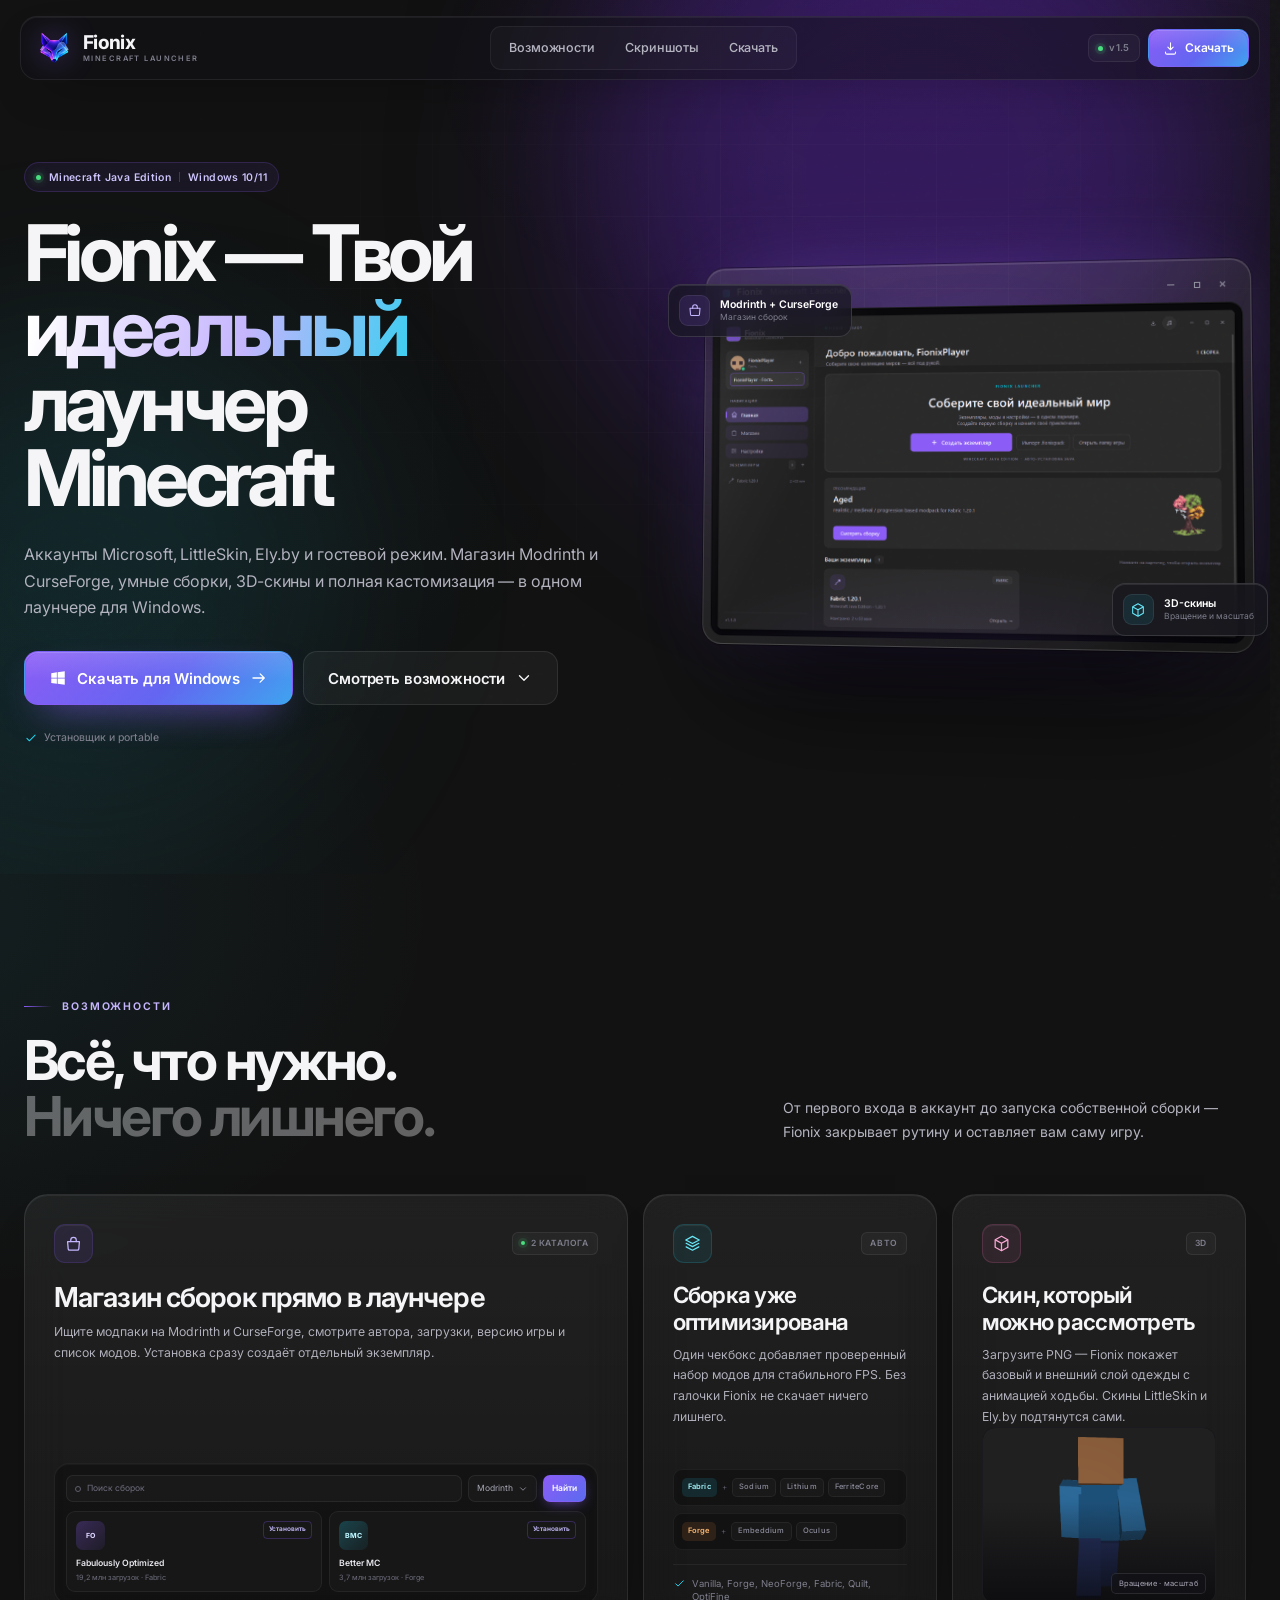
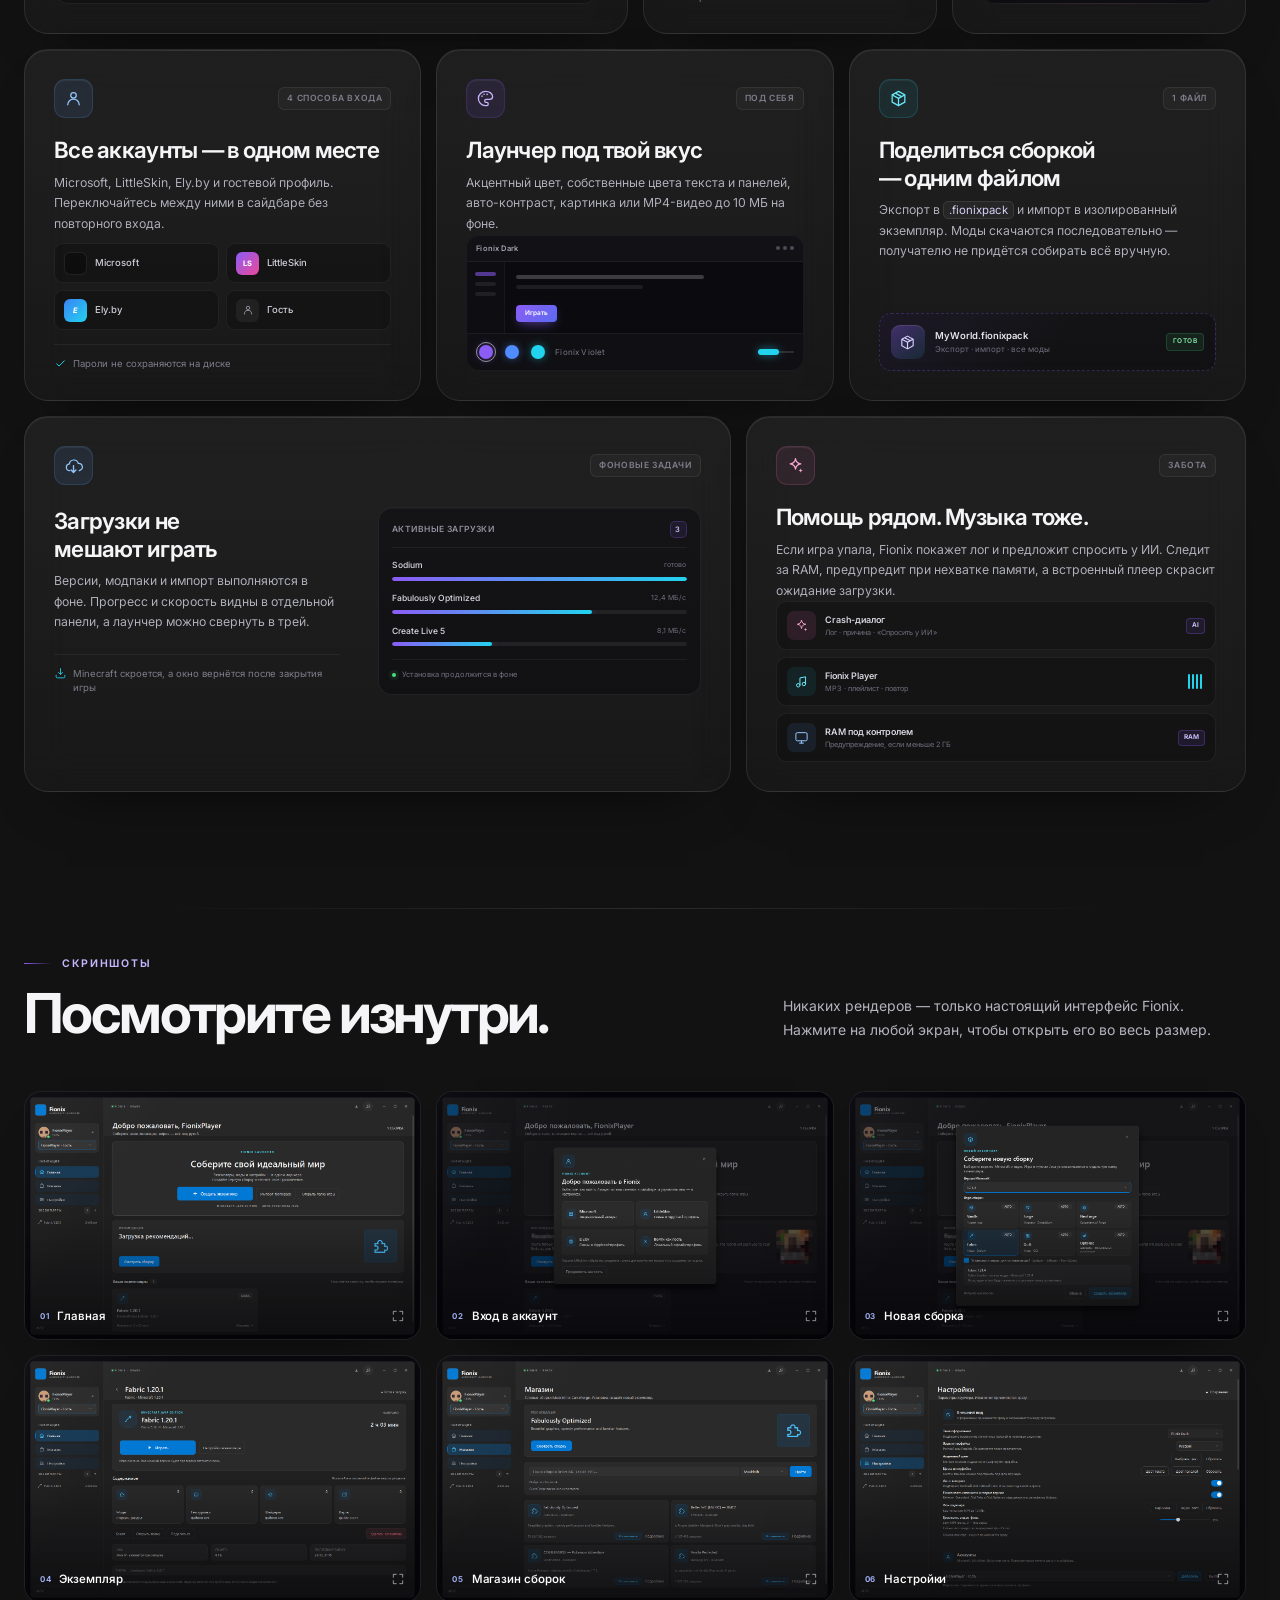
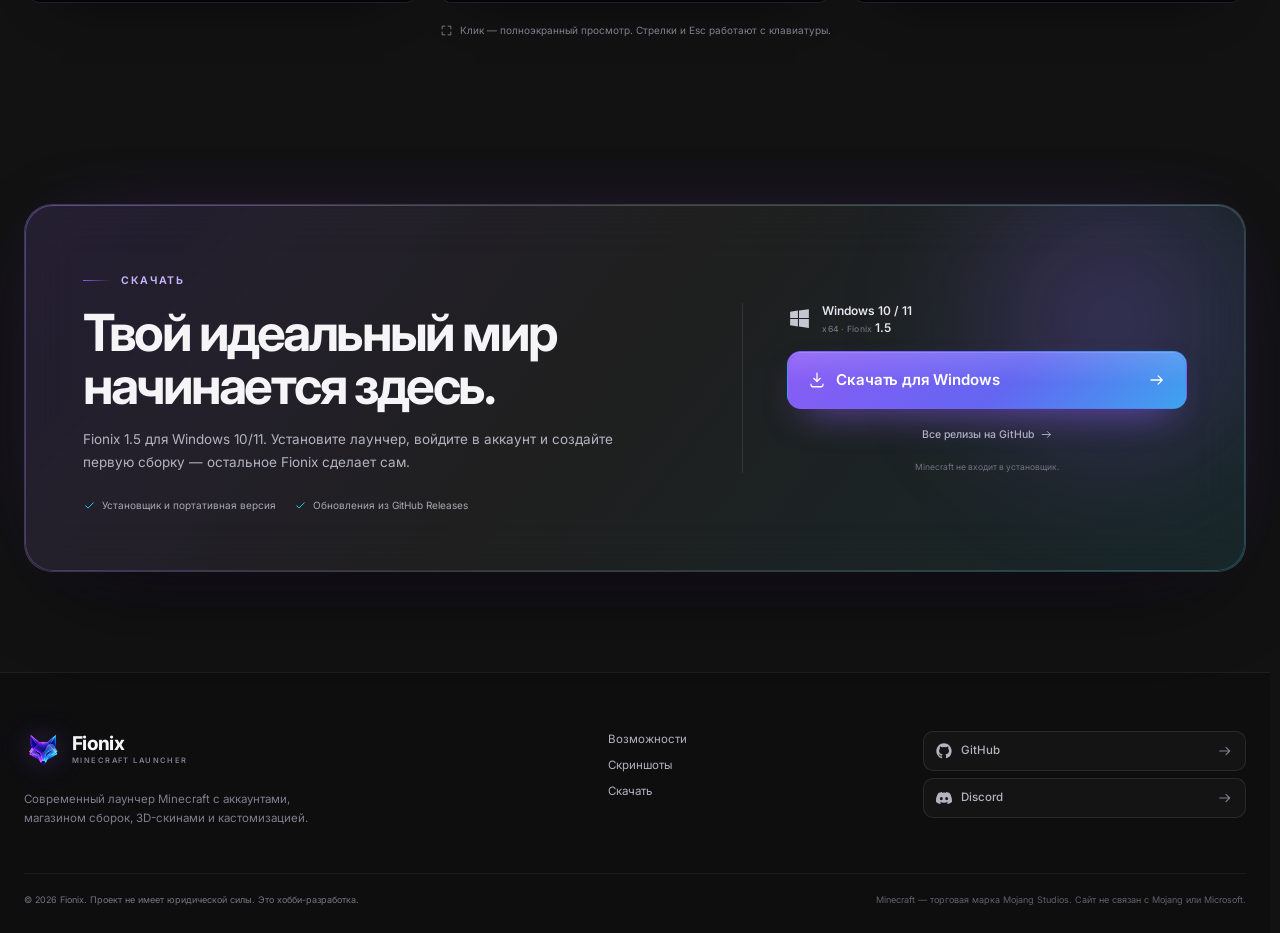
<file: index.html>
<!DOCTYPE html>
<html lang="ru">
<head>
  <meta charset="UTF-8">
  <meta name="viewport" content="width=device-width, initial-scale=1.0">
  <meta name="color-scheme" content="dark">
  <meta name="theme-color" content="#121212">

  <title>Fionix — лаунчер Minecraft для Windows 10/11</title>
  <meta name="description" content="Fionix — современный лаунчер Minecraft с аккаунтами Microsoft, LittleSkin и Ely.by, магазином Modrinth и CurseForge, умными сборками, 3D-скинами и полной кастомизацией.">
  <meta name="robots" content="index, follow">

  <!-- После публикации замените URL на свой адрес GitHub Pages, если он отличается. -->
  <link rel="canonical" href="https://fiojedug8f.github.io/Fionix/">
  <meta property="og:type" content="website">
  <meta property="og:locale" content="ru_RU">
  <meta property="og:title" content="Fionix — Твой идеальный лаунчер Minecraft">
  <meta property="og:description" content="Аккаунты, магазин сборок, умная оптимизация, 3D-скины и кастомизация. Fionix для Windows 10/11.">
  <meta property="og:url" content="https://fiojedug8f.github.io/Fionix/">
  <meta property="og:image" content="https://fiojedug8f.github.io/Fionix/assets/screenshot-midnight.png">
  <meta name="twitter:card" content="summary_large_image">
  <meta name="twitter:title" content="Fionix — Твой идеальный лаунчер Minecraft">
  <meta name="twitter:description" content="Современный лаунчер Minecraft для Windows 10/11.">
  <meta name="twitter:image" content="https://fiojedug8f.github.io/Fionix/assets/screenshot-midnight.png">

  <!--
    ИСТОЧНИКИ ИЗОБРАЖЕНИЙ
    Исходники находятся в C:\Users\fioje\OneDrive\Рабочий стол\Fionix_Final_Release\1_GitHub_Source.
    Копии и производные лежат рядом с index.html в папке assets/, чтобы сайт корректно
    работал на GitHub Pages без абсолютных путей Windows.

    assets/fionix-mark.png              — прозрачная версия assets/icons/fionix.png (создана из оригинала)
    assets/fionix.png                   — assets/icons/fionix.png (исходная иконка приложения)
    assets/fionix.ico                   — assets/icons/fionix.ico (favicon)
    assets/screenshot-midnight.png      — docs/screenshot-midnight.png (главный экран, фиолетовый акцент)
    assets/screenshot.png               — docs/screenshot.png (главный экран)
    assets/screenshot-welcome.png       — docs/screenshot-welcome.png (вход; сторонний модпак зацензурен)
    assets/screenshot-create.png        — docs/screenshot-create.png (создание; фон с модпаком зацензурен)
    assets/screenshot-instance.png      — docs/screenshot-instance.png (страница экземпляра)
    assets/screenshot-store.png         — docs/screenshot-store.png (магазин сборок)
    assets/screenshot-settings.png      — docs/screenshot-settings.png (настройки)
    assets/screenshot-skin3d-card.png   — обрезанная docs/screenshot-skin3d.png (3D-просмотр скина)
  -->

  <link rel="icon" href="assets/fionix.ico" sizes="any">
  <link rel="apple-touch-icon" href="assets/fionix.png">
  <link rel="preconnect" href="https://fonts.googleapis.com">
  <link rel="preconnect" href="https://fonts.gstatic.com" crossorigin>
  <link href="https://fonts.googleapis.com/css2?family=Inter:wght@300..800&display=swap" rel="stylesheet">
  <script>document.documentElement.classList.add("js");</script>
  <link rel="stylesheet" href="style.css">
  <script src="script.js" defer></script>
</head>
<body>
  <a class="skip-link" href="#main">Перейти к содержимому</a>

  <!-- SVG-спрайт: иконки нарисованы в стиле набора src/ui/icons.py проекта Fionix. -->
  <svg class="svg-sprite" xmlns="http://www.w3.org/2000/svg" aria-hidden="true" focusable="false">
    <symbol id="i-download" viewBox="0 0 24 24">
      <path d="M12 3v11m0 0 4.25-4.25M12 14 7.75 9.75M4 17.5v1.25A2.25 2.25 0 0 0 6.25 21h11.5A2.25 2.25 0 0 0 20 18.75V17.5" fill="none" stroke="currentColor" stroke-width="1.7" stroke-linecap="round" stroke-linejoin="round"/>
    </symbol>
    <symbol id="i-arrow-right" viewBox="0 0 24 24">
      <path d="M4 12h15m0 0-5.5-5.5M19 12l-5.5 5.5" fill="none" stroke="currentColor" stroke-width="1.7" stroke-linecap="round" stroke-linejoin="round"/>
    </symbol>
    <symbol id="i-chevron-down" viewBox="0 0 24 24">
      <path d="m6 9 6 6 6-6" fill="none" stroke="currentColor" stroke-width="1.8" stroke-linecap="round" stroke-linejoin="round"/>
    </symbol>
    <symbol id="i-chevron-left" viewBox="0 0 24 24">
      <path d="m15 5-7 7 7 7" fill="none" stroke="currentColor" stroke-width="1.8" stroke-linecap="round" stroke-linejoin="round"/>
    </symbol>
    <symbol id="i-chevron-right" viewBox="0 0 24 24">
      <path d="m9 5 7 7-7 7" fill="none" stroke="currentColor" stroke-width="1.8" stroke-linecap="round" stroke-linejoin="round"/>
    </symbol>
    <symbol id="i-close" viewBox="0 0 24 24">
      <path d="M6 6l12 12M18 6 6 18" fill="none" stroke="currentColor" stroke-width="1.8" stroke-linecap="round"/>
    </symbol>
    <symbol id="i-expand" viewBox="0 0 24 24">
      <path d="M9 4H4v5M15 4h5v5M20 15v5h-5M4 15v5h5" fill="none" stroke="currentColor" stroke-width="1.7" stroke-linecap="round" stroke-linejoin="round"/>
    </symbol>
    <symbol id="i-check" viewBox="0 0 24 24">
      <path d="m5 12.5 4.25 4.25L19 7" fill="none" stroke="currentColor" stroke-width="1.8" stroke-linecap="round" stroke-linejoin="round"/>
    </symbol>
    <symbol id="i-store" viewBox="0 0 24 24">
      <path d="M4.5 9.5h15l-.8 9.25a1.75 1.75 0 0 1-1.74 1.6H7.04a1.75 1.75 0 0 1-1.74-1.6L4.5 9.5Z" fill="none" stroke="currentColor" stroke-width="1.6" stroke-linejoin="round"/>
      <path d="M8.5 9.5V7.75a3.5 3.5 0 1 1 7 0V9.5" fill="none" stroke="currentColor" stroke-width="1.6" stroke-linecap="round"/>
    </symbol>
    <symbol id="i-layers" viewBox="0 0 24 24">
      <path d="m12 3 8.5 4.5L12 12 3.5 7.5 12 3Z" fill="none" stroke="currentColor" stroke-width="1.6" stroke-linejoin="round"/>
      <path d="m4 11.75 8 4.25 8-4.25M4 16.25l8 4.25 8-4.25" fill="none" stroke="currentColor" stroke-width="1.6" stroke-linecap="round" stroke-linejoin="round"/>
    </symbol>
    <symbol id="i-cube" viewBox="0 0 24 24">
      <path d="m12 2.75 8 4.5v9.5l-8 4.5-8-4.5v-9.5l8-4.5Z" fill="none" stroke="currentColor" stroke-width="1.6" stroke-linejoin="round"/>
      <path d="m4.25 7.4 7.75 4.35 7.75-4.35M12 11.75v9.25" fill="none" stroke="currentColor" stroke-width="1.6" stroke-linejoin="round"/>
    </symbol>
    <symbol id="i-user" viewBox="0 0 24 24">
      <circle cx="12" cy="8" r="3.5" fill="none" stroke="currentColor" stroke-width="1.6"/>
      <path d="M4.75 20a7.25 7.25 0 0 1 14.5 0" fill="none" stroke="currentColor" stroke-width="1.6" stroke-linecap="round"/>
    </symbol>
    <symbol id="i-palette" viewBox="0 0 24 24">
      <path d="M12 3a9 9 0 0 0 0 18h1.5a2 2 0 0 0 0-4H13a2 2 0 0 1 0-4h4.5A3.5 3.5 0 0 0 21 9.5C21 5.9 16.97 3 12 3Z" fill="none" stroke="currentColor" stroke-width="1.6" stroke-linejoin="round"/>
      <circle cx="7.6" cy="9" r="1" fill="currentColor"/><circle cx="10.2" cy="6.7" r="1" fill="currentColor"/><circle cx="14" cy="6.8" r="1" fill="currentColor"/>
    </symbol>
    <symbol id="i-package" viewBox="0 0 24 24">
      <path d="M4 7.4 12 3l8 4.4v9.2L12 21l-8-4.4V7.4Z" fill="none" stroke="currentColor" stroke-width="1.6" stroke-linejoin="round"/>
      <path d="m4.25 7.5 7.75 4.3 7.75-4.3M12 11.8V21M8 5.2l8 4.4" fill="none" stroke="currentColor" stroke-width="1.6" stroke-linejoin="round"/>
    </symbol>
    <symbol id="i-cloud-download" viewBox="0 0 24 24">
      <path d="M7.25 18.5a4.25 4.25 0 0 1-.5-8.47A5.75 5.75 0 0 1 18 9.3a4.6 4.6 0 0 1 1.25 9.2" fill="none" stroke="currentColor" stroke-width="1.55" stroke-linecap="round"/>
      <path d="M12 12.25v8.5m0 0 3-3m-3 3-3-3" fill="none" stroke="currentColor" stroke-width="1.7" stroke-linecap="round" stroke-linejoin="round"/>
    </symbol>
    <symbol id="i-sparkles" viewBox="0 0 24 24">
      <path d="M12 3.25c.55 4.2 2.55 6.2 6.75 6.75-4.2.55-6.2 2.55-6.75 6.75C11.45 12.55 9.45 10.55 5.25 10c4.2-.55 6.2-2.55 6.75-6.75Z" fill="none" stroke="currentColor" stroke-width="1.5" stroke-linejoin="round"/>
      <path d="M18.5 15.5c.22 1.7 1.05 2.53 2.75 2.75-1.7.22-2.53 1.05-2.75 2.75-.22-1.7-1.05-2.53-2.75-2.75 1.7-.22 2.53-1.05 2.75-2.75Z" fill="currentColor"/>
    </symbol>
    <symbol id="i-music" viewBox="0 0 24 24">
      <path d="M9.5 18V6.25l9-1.75v11.5" fill="none" stroke="currentColor" stroke-width="1.6" stroke-linecap="round" stroke-linejoin="round"/>
      <circle cx="6.75" cy="18" r="2.75" fill="none" stroke="currentColor" stroke-width="1.6"/>
      <circle cx="15.75" cy="16" r="2.75" fill="none" stroke="currentColor" stroke-width="1.6"/>
    </symbol>
    <symbol id="i-monitor" viewBox="0 0 24 24">
      <rect x="3" y="4.25" width="18" height="13" rx="2.25" fill="none" stroke="currentColor" stroke-width="1.6"/>
      <path d="M9 21h6M12 17.5V21" fill="none" stroke="currentColor" stroke-width="1.6" stroke-linecap="round"/>
    </symbol>
    <symbol id="i-windows" viewBox="0 0 24 24">
      <path d="M3 5.5 10.5 4.4v7.1H3V5.5Zm8.5-1.3L21 3v8.5h-9.5V4.2ZM3 12.5h7.5v7.1L3 18.5v-6Zm8.5 0H21V21l-9.5-1.3v-7.2Z" fill="currentColor"/>
    </symbol>
    <symbol id="i-github" viewBox="0 0 24 24">
      <path d="M12 .5C5.73.5.5 5.73.5 12c0 5.08 3.29 9.39 7.86 10.91.58.11.79-.25.79-.56v-2.17c-3.2.7-3.87-1.36-3.87-1.36-.52-1.33-1.28-1.68-1.28-1.68-1.05-.72.08-.7.08-.7 1.16.08 1.77 1.19 1.77 1.19 1.03 1.77 2.7 1.26 3.36.96.1-.75.4-1.26.73-1.55-2.55-.29-5.23-1.28-5.23-5.69 0-1.26.45-2.29 1.19-3.1-.12-.29-.52-1.46.11-3.05 0 0 .97-.31 3.18 1.18a11.1 11.1 0 0 1 5.8 0c2.2-1.49 3.17-1.18 3.17-1.18.63 1.59.23 2.76.11 3.05.74.81 1.19 1.84 1.19 3.1 0 4.42-2.69 5.39-5.25 5.67.41.35.78 1.05.78 2.12v3.14c0 .31.21.68.8.56A11.51 11.51 0 0 0 23.5 12C23.5 5.73 18.27.5 12 .5Z" fill="currentColor"/>
    </symbol>
    <symbol id="i-discord" viewBox="0 0 24 24">
      <path d="M20.32 4.37a19.8 19.8 0 0 0-4.89-1.52.07.07 0 0 0-.08.04c-.21.38-.44.87-.6 1.25a18.3 18.3 0 0 0-5.5 0 12.6 12.6 0 0 0-.61-1.25.08.08 0 0 0-.08-.04c-1.7.29-3.35.8-4.88 1.52a.07.07 0 0 0-.03.03C.53 9.05-.32 13.58.1 18.06a.08.08 0 0 0 .03.05 19.9 19.9 0 0 0 5.99 3.03.08.08 0 0 0 .08-.03c.46-.63.87-1.3 1.22-2a.08.08 0 0 0-.04-.11 13.1 13.1 0 0 1-1.87-.89.08.08 0 0 1-.01-.13c.13-.1.25-.2.37-.31a.07.07 0 0 1 .08-.01c3.93 1.79 8.18 1.79 12.06 0a.07.07 0 0 1 .08.01c.12.11.25.21.37.31a.08.08 0 0 1-.01.13c-.6.35-1.22.64-1.87.89a.08.08 0 0 0-.04.11c.36.7.77 1.37 1.22 2a.08.08 0 0 0 .08.03 19.84 19.84 0 0 0 6-3.03.08.08 0 0 0 .03-.05c.5-5.18-.84-9.68-3.55-13.66a.06.06 0 0 0-.03-.03ZM8.02 15.33c-1.18 0-2.16-1.08-2.16-2.42 0-1.33.96-2.42 2.16-2.42 1.21 0 2.18 1.1 2.16 2.42 0 1.34-.96 2.42-2.16 2.42Zm7.97 0c-1.18 0-2.16-1.08-2.16-2.42 0-1.33.96-2.42 2.16-2.42 1.21 0 2.18 1.1 2.16 2.42 0 1.34-.95 2.42-2.16 2.42Z" fill="currentColor"/>
    </symbol>
    <symbol id="i-tray" viewBox="0 0 24 24">
      <path d="M4 15.25v2.5A2.25 2.25 0 0 0 6.25 20h11.5A2.25 2.25 0 0 0 20 17.75v-2.5M8.25 10 12 13.75 15.75 10M12 3v10.5" fill="none" stroke="currentColor" stroke-width="1.6" stroke-linecap="round" stroke-linejoin="round"/>
    </symbol>
  </svg>

  <div class="page-glow" aria-hidden="true"></div>

  <header class="site-header" id="siteHeader">
    <div class="header-inner">
      <a class="brand" href="#top" aria-label="Fionix — на главную">
        <!-- assets/fionix-mark.png = прозрачная версия assets/icons/fionix.png -->
        <img class="brand-mark" src="assets/fionix-mark.png" alt="" width="40" height="40" decoding="async">
        <span class="brand-text">
          <span class="brand-name">Fionix</span>
          <span class="brand-caption">Minecraft Launcher</span>
        </span>
      </a>

      <nav class="desktop-nav" aria-label="Основная навигация">
        <a class="nav-link" href="#features">Возможности</a>
        <a class="nav-link" href="#screenshots">Скриншоты</a>
        <a class="nav-link" href="#download">Скачать</a>
      </nav>

      <div class="header-actions">
        <!-- Версия подставляется из latest release GitHub API в script.js. -->
        <span class="version-pill" title="Последняя версия Fionix">
          <span class="status-dot" aria-hidden="true"></span><span data-release-tag>v1.5</span>
        </span>

        <!--
          ССЫЛКА НА СКАЧИВАНИЕ
          href ниже — резервный прямой адрес последнего установщика GitHub.
          script.js запрашивает последний релиз через GitHub API, подставляет
          точный versioned URL (например, .../download/v1.5/Fionix_Setup.exe)
          и обновляет все версии на странице. Вручную менять ссылку не нужно.
        -->
        <a class="btn btn--primary btn--sm header-download"
           href="https://github.com/fiojedug8f/Fionix/releases/latest/download/Fionix_Setup.exe"
           data-download
           aria-label="Скачать Fionix для Windows">
          <svg class="icon" aria-hidden="true"><use href="#i-download"/></svg>
          <span>Скачать</span>
        </a>

        <button class="menu-toggle" id="menuToggle" type="button"
                aria-label="Открыть меню" aria-controls="mobileMenu" aria-expanded="false">
          <span></span><span></span>
        </button>
      </div>
    </div>
  </header>

  <div class="mobile-menu-backdrop" id="menuBackdrop" aria-hidden="true"></div>

  <div class="mobile-menu" id="mobileMenu" aria-hidden="true" inert>
    <nav class="mobile-nav" aria-label="Мобильная навигация">
      <a href="#features"><span>Возможности</span><svg class="icon" aria-hidden="true"><use href="#i-arrow-right"/></svg></a>
      <a href="#screenshots"><span>Скриншоты</span><svg class="icon" aria-hidden="true"><use href="#i-arrow-right"/></svg></a>
      <a href="#download"><span>Скачать</span><svg class="icon" aria-hidden="true"><use href="#i-arrow-right"/></svg></a>
    </nav>
    <a class="btn btn--primary mobile-menu__download"
       href="https://github.com/fiojedug8f/Fionix/releases/latest/download/Fionix_Setup.exe"
       data-download>
      <svg class="icon" aria-hidden="true"><use href="#i-windows"/></svg>
      Скачать для Windows
    </a>
    <p class="mobile-menu__meta">Windows 10/11 · версия <span data-release-version>1.5</span></p>
  </div>

  <main id="main">
    <!-- ============================= HERO ============================= -->
    <section class="hero" id="top" aria-labelledby="hero-title">
      <div class="hero-background" aria-hidden="true">
        <span class="hero-orb hero-orb--violet"></span>
        <span class="hero-orb hero-orb--cyan"></span>
        <span class="hero-grid"></span>
      </div>

      <div class="container hero-layout">
        <div class="hero-copy">
          <div class="hero-eyebrow">
            <span class="status-dot" aria-hidden="true"></span>
            <span>Minecraft Java Edition</span>
            <span class="eyebrow-separator" aria-hidden="true"></span>
            <span>Windows 10/11</span>
          </div>

          <h1 class="hero-title" id="hero-title">
            Fionix — Твой<br>
            <span class="text-gradient">идеальный</span> лаунчер<br>
            Minecraft
          </h1>

          <p class="hero-lead">
            Аккаунты Microsoft, LittleSkin, Ely.by и гостевой режим. Магазин Modrinth
            и CurseForge, умные сборки, 3D-скины и полная кастомизация — в одном
            лаунчере для Windows.
          </p>

          <div class="hero-actions">
            <a class="btn btn--primary btn--lg"
               href="https://github.com/fiojedug8f/Fionix/releases/latest/download/Fionix_Setup.exe"
               data-download>
              <svg class="icon" aria-hidden="true"><use href="#i-windows"/></svg>
              <span>Скачать для Windows</span>
              <svg class="icon btn-arrow" aria-hidden="true"><use href="#i-arrow-right"/></svg>
            </a>
            <a class="btn btn--ghost btn--lg" href="#features">
              <span>Смотреть возможности</span>
              <svg class="icon" aria-hidden="true"><use href="#i-chevron-down"/></svg>
            </a>
          </div>

          <ul class="hero-meta" aria-label="Коротко о лаунчере">
            <li><svg class="icon" aria-hidden="true"><use href="#i-check"/></svg>Установщик и portable</li>
          </ul>
        </div>

        <div class="hero-visual">
          <div class="hero-halo" aria-hidden="true"></div>

          <figure class="app-preview" data-tilt data-reveal>
            <div class="app-titlebar" aria-hidden="true">
              <div class="app-title">
                <span class="app-title__mark"></span>
                <span>Fionix</span>
                <span class="app-title__muted">Minecraft Launcher</span>
              </div>
              <div class="window-controls">
                <span class="window-control window-control--min"></span>
                <span class="window-control window-control--max"></span>
                <span class="window-control window-control--close"></span>
              </div>
            </div>
            <div class="app-screen">
              <!-- assets/screenshot-midnight.png = docs/screenshot-midnight.png -->
              <img src="assets/screenshot-midnight.png"
                   alt="Интерфейс Fionix: главный экран с приветствием, кнопкой создания сборки и фиолетовым акцентом"
                   width="1440" height="900" fetchpriority="high" decoding="async">
              <span class="screen-glare" aria-hidden="true"></span>
            </div>
            <figcaption class="sr-only">Главное окно лаунчера Fionix с фиолетовой темой оформления.</figcaption>
          </figure>

          <div class="hero-float hero-float--store" aria-hidden="true">
            <span class="float-icon float-icon--violet">
              <svg class="icon"><use href="#i-store"/></svg>
            </span>
            <span>
              <strong>Modrinth + CurseForge</strong>
              <small>Магазин сборок</small>
            </span>
          </div>

          <div class="hero-float hero-float--skins" aria-hidden="true">
            <span class="float-icon float-icon--cyan">
              <svg class="icon"><use href="#i-cube"/></svg>
            </span>
            <span>
              <strong>3D-скины</strong>
              <small>Вращение и масштаб</small>
            </span>
          </div>
        </div>
      </div>

      <div class="container">
        <div class="tech-strip" data-reveal>
          <span class="tech-strip__label">
            <svg class="icon" aria-hidden="true"><use href="#i-layers"/></svg>
            6 ядер
          </span>
          <ul class="tech-list" aria-label="Поддерживаемые ядра">
            <li>Vanilla</li>
            <li>Forge</li>
            <li>NeoForge</li>
            <li>Fabric</li>
            <li>Quilt</li>
            <li>OptiFine</li>
          </ul>
          <span class="tech-strip__note">Release · Snapshot · Beta · Alpha</span>
        </div>
      </div>
    </section>

    <!-- ========================== ВОЗМОЖНОСТИ ========================== -->
    <section class="section" id="features" aria-labelledby="features-title">
      <div class="container">
        <div class="section-heading" data-reveal>
          <span class="section-kicker"><span aria-hidden="true"></span>Возможности</span>
          <div class="section-heading__row">
            <h2 id="features-title">Всё, что нужно.<br><span class="text-dim">Ничего лишнего.</span></h2>
            <p>
              От первого входа в аккаунт до запуска собственной сборки — Fionix
              закрывает рутину и оставляет вам саму игру.
            </p>
          </div>
        </div>

        <div class="bento-grid">
          <!-- Карточка 1: магазин сборок. Данные и функции из README, раздел «Магазин». -->
          <article class="glass-card feature-card card--store" data-reveal>
            <div class="card-top">
              <span class="feature-icon feature-icon--violet">
                <svg class="icon" aria-hidden="true"><use href="#i-store"/></svg>
              </span>
              <span class="tag"><span class="status-dot" aria-hidden="true"></span>2 каталога</span>
            </div>
            <h3>Магазин сборок прямо в лаунчере</h3>
            <p>
              Ищите модпаки на Modrinth и CurseForge, смотрите автора, загрузки,
              версию игры и список модов. Установка сразу создаёт отдельный экземпляр.
            </p>

            <div class="store-demo" aria-hidden="true">
              <div class="store-demo__toolbar">
                <span class="demo-search">
                  <span class="demo-search__dot"></span>
                  Поиск сборок
                </span>
                <span class="demo-source">Modrinth <svg class="icon"><use href="#i-chevron-down"/></svg></span>
                <span class="demo-find">Найти</span>
              </div>
              <div class="store-demo__grid">
                <div class="pack-card">
                  <div class="pack-card__top">
                    <span class="pack-icon">FO</span>
                    <span class="pack-card__install">Установить</span>
                  </div>
                  <strong>Fabulously Optimized</strong>
                  <small>19,2 млн загрузок · Fabric</small>
                </div>
                <div class="pack-card">
                  <div class="pack-card__top">
                    <span class="pack-icon pack-icon--cyan">BMC</span>
                    <span class="pack-card__install">Установить</span>
                  </div>
                  <strong>Better MC</strong>
                  <small>3,7 млн загрузок · Forge</small>
                </div>
              </div>
            </div>
          </article>

          <!-- Карточка 2: оптимизация при создании сборки (README, «Ядра и оптимизация»). -->
          <article class="glass-card feature-card card--builds" data-reveal style="--delay: .06s">
            <div class="card-top">
              <span class="feature-icon feature-icon--cyan">
                <svg class="icon" aria-hidden="true"><use href="#i-layers"/></svg>
              </span>
              <span class="tag">Авто</span>
            </div>
            <h3>Сборка уже оптимизирована</h3>
            <p>
              Один чекбокс добавляет проверенный набор модов для стабильного FPS.
              Без галочки Fionix не скачает ничего лишнего.
            </p>
            <div class="build-demo" aria-hidden="true">
              <div class="build-row">
                <span class="core-tag core-tag--fabric">Fabric</span>
                <span class="build-plus">+</span>
                <span class="mod-tag">Sodium</span>
                <span class="mod-tag">Lithium</span>
                <span class="mod-tag">FerriteCore</span>
              </div>
              <div class="build-row">
                <span class="core-tag core-tag--forge">Forge</span>
                <span class="build-plus">+</span>
                <span class="mod-tag">Embeddium</span>
                <span class="mod-tag">Oculus</span>
              </div>
            </div>
            <div class="card-note"><svg class="icon" aria-hidden="true"><use href="#i-check"/></svg>Vanilla, Forge, NeoForge, Fabric, Quilt, OptiFine</div>
          </article>

          <!-- Карточка 3: 3D-скины. Изображение из docs/screenshot-skin3d.png. -->
          <article class="glass-card feature-card card--skins" data-reveal style="--delay: .12s">
            <div class="card-top">
              <span class="feature-icon feature-icon--pink">
                <svg class="icon" aria-hidden="true"><use href="#i-cube"/></svg>
              </span>
              <span class="tag">3D</span>
            </div>
            <h3>Скин, который можно рассмотреть</h3>
            <p>
              Загрузите PNG — Fionix покажет базовый и внешний слой одежды
              с анимацией ходьбы. Скины LittleSkin и Ely.by подтянутся сами.
            </p>
            <div class="skin-preview">
              <!--
                assets/screenshot-skin3d-card.png — производная от docs/screenshot-skin3d.png:
                обрезаны служебный заголовок и подпись, чтобы в карточке остался только 3D-просмотрщик.
              -->
              <img src="assets/screenshot-skin3d-card.png"
                   alt="3D-просмотрщик скина в Fionix"
                   width="692" height="524" loading="lazy" decoding="async">
              <span class="skin-hint">Вращение · масштаб</span>
            </div>
          </article>

          <!-- Карточка 4: аккаунты (README, «Аккаунты и профиль»). -->
          <article class="glass-card feature-card card--accounts" data-reveal>
            <div class="card-top">
              <span class="feature-icon feature-icon--blue">
                <svg class="icon" aria-hidden="true"><use href="#i-user"/></svg>
              </span>
              <span class="tag">4 способа входа</span>
            </div>
            <h3>Все аккаунты — в одном месте</h3>
            <p>
              Microsoft, LittleSkin, Ely.by и гостевой профиль. Переключайтесь
              между ними в сайдбаре без повторного входа.
            </p>
            <div class="account-grid" aria-hidden="true">
              <span class="account-chip">
                <span class="account-logo account-logo--ms"><i></i><i></i><i></i><i></i></span>
                Microsoft
              </span>
              <span class="account-chip">
                <span class="account-logo account-logo--ls">LS</span>
                LittleSkin
              </span>
              <span class="account-chip">
                <span class="account-logo account-logo--ely">E</span>
                Ely.by
              </span>
              <span class="account-chip">
                <span class="account-logo account-logo--guest">
                  <svg class="icon"><use href="#i-user"/></svg>
                </span>
                Гость
              </span>
            </div>
            <div class="card-note"><svg class="icon" aria-hidden="true"><use href="#i-check"/></svg>Пароли не сохраняются на диске</div>
          </article>

          <!-- Карточка 5: кастомизация (README, «Кастомизация»). -->
          <article class="glass-card feature-card card--themes" data-reveal style="--delay: .06s">
            <div class="card-top">
              <span class="feature-icon feature-icon--violet">
                <svg class="icon" aria-hidden="true"><use href="#i-palette"/></svg>
              </span>
              <span class="tag">Под себя</span>
            </div>
            <h3>Лаунчер под твой вкус</h3>
            <p>
              Акцентный цвет, собственные цвета текста и панелей, авто-контраст,
              картинка или MP4-видео до 10 МБ на фоне.
            </p>
            <div class="theme-demo">
              <div class="theme-demo__bar">
                <span class="theme-demo__title">Fionix Dark</span>
                <span class="theme-demo__lights"><i></i><i></i><i></i></span>
              </div>
              <div class="theme-demo__body">
                <div class="theme-demo__side">
                  <span></span><span></span><span></span>
                </div>
                <div class="theme-demo__content">
                  <span class="theme-demo__line theme-demo__line--wide"></span>
                  <span class="theme-demo__line"></span>
                  <span class="theme-demo__button">Играть</span>
                </div>
              </div>
              <div class="theme-swatches" aria-label="Демонстрация акцентного цвета">
                <button class="swatch is-active" type="button" data-accent="violet" aria-label="Фиолетовый акцент" aria-pressed="true"><span style="--swatch: #8b5cf6"></span></button>
                <button class="swatch" type="button" data-accent="blue" aria-label="Синий акцент" aria-pressed="false"><span style="--swatch: #4f8cff"></span></button>
                <button class="swatch" type="button" data-accent="cyan" aria-label="Бирюзовый акцент" aria-pressed="false"><span style="--swatch: #22d3ee"></span></button>
                <span class="swatch-label" id="swatchLabel">Fionix Violet</span>
                <span class="theme-volume" aria-hidden="true"><i></i></span>
              </div>
            </div>
          </article>

          <!-- Карточка 6: экспорт/импорт .fionixpack (README, «Сборки»). -->
          <article class="glass-card feature-card card--packs" data-reveal style="--delay: .12s">
            <div class="card-top">
              <span class="feature-icon feature-icon--cyan">
                <svg class="icon" aria-hidden="true"><use href="#i-package"/></svg>
              </span>
              <span class="tag">1 файл</span>
            </div>
            <h3>Поделиться сборкой — одним файлом</h3>
            <p>
              Экспорт в <code>.fionixpack</code> и импорт в изолированный экземпляр.
              Моды скачаются последовательно — получателю не придётся собирать всё вручную.
            </p>
            <div class="pack-file" aria-hidden="true">
              <span class="pack-file__icon">
                <svg class="icon"><use href="#i-package"/></svg>
              </span>
              <span class="pack-file__info">
                <strong>MyWorld.fionixpack</strong>
                <small>Экспорт · импорт · все моды</small>
              </span>
              <span class="pack-file__status">готов</span>
            </div>
          </article>

          <!-- Карточка 7: фоновые загрузки и трей (README, «Загрузки», «Системная логика»). -->
          <article class="glass-card feature-card card--downloads" data-reveal>
            <div class="card-top">
              <span class="feature-icon feature-icon--blue">
                <svg class="icon" aria-hidden="true"><use href="#i-cloud-download"/></svg>
              </span>
              <span class="tag">Фоновые задачи</span>
            </div>
            <div class="card-split">
              <div class="card-split__copy">
                <h3>Загрузки не мешают играть</h3>
                <p>
                  Версии, модпаки и импорт выполняются в фоне. Прогресс и скорость
                  видны в отдельной панели, а лаунчер можно свернуть в трей.
                </p>
                <div class="card-note"><svg class="icon" aria-hidden="true"><use href="#i-tray"/></svg>Minecraft скроется, а окно вернётся после закрытия игры</div>
              </div>

              <div class="download-demo" aria-hidden="true">
                <div class="download-demo__head">
                  <span>Активные загрузки</span>
                  <span class="download-demo__count">3</span>
                </div>
                <div class="download-row">
                  <div class="download-row__text"><strong>Sodium</strong><span>готово</span></div>
                  <div class="progress"><i style="--progress: 100%"></i></div>
                </div>
                <div class="download-row">
                  <div class="download-row__text"><strong>Fabulously Optimized</strong><span>12,4 МБ/с</span></div>
                  <div class="progress"><i style="--progress: 68%"></i></div>
                </div>
                <div class="download-row">
                  <div class="download-row__text"><strong>Create Live 5</strong><span>8,1 МБ/с</span></div>
                  <div class="progress"><i style="--progress: 34%"></i></div>
                </div>
                <div class="download-demo__foot">
                  <span class="pulse-dot" aria-hidden="true"></span>
                  Установка продолжится в фоне
                </div>
              </div>
            </div>
          </article>

          <!-- Карточка 8: crash-диалог и музыкальный плеер (README, «Ошибки и музыка»). -->
          <article class="glass-card feature-card card--care" data-reveal style="--delay: .06s">
            <div class="card-top">
              <span class="feature-icon feature-icon--pink">
                <svg class="icon" aria-hidden="true"><use href="#i-sparkles"/></svg>
              </span>
              <span class="tag">Забота</span>
            </div>
            <h3>Помощь рядом. Музыка тоже.</h3>
            <p>
              Если игра упала, Fionix покажет лог и предложит спросить у ИИ.
              Следит за RAM, предупредит при нехватке памяти, а встроенный
              плеер скрасит ожидание загрузки.
            </p>
            <div class="care-stack" aria-hidden="true">
              <div class="care-item care-item--crash">
                <span class="care-item__icon"><svg class="icon"><use href="#i-sparkles"/></svg></span>
                <span class="care-item__text"><strong>Crash-диалог</strong><small>Лог · причина · «Спросить у ИИ»</small></span>
                <span class="care-item__badge">AI</span>
              </div>
              <div class="care-item care-item--music">
                <span class="care-item__icon"><svg class="icon"><use href="#i-music"/></svg></span>
                <span class="care-item__text"><strong>Fionix Player</strong><small>MP3 · плейлист · повтор</small></span>
                <span class="equalizer"><i></i><i></i><i></i><i></i></span>
              </div>
              <div class="care-item care-item--ram">
                <span class="care-item__icon"><svg class="icon"><use href="#i-monitor"/></svg></span>
                <span class="care-item__text"><strong>RAM под контролем</strong><small>Предупреждение, если меньше 2 ГБ</small></span>
                <span class="care-item__badge">RAM</span>
              </div>
            </div>
          </article>
        </div>
      </div>
    </section>

    <!-- =========================== СКРИНШОТЫ =========================== -->
    <section class="section gallery-section" id="screenshots" aria-labelledby="screenshots-title">
      <div class="container">
        <div class="section-heading section-heading--split" data-reveal>
          <div>
            <span class="section-kicker"><span aria-hidden="true"></span>Скриншоты</span>
            <h2 id="screenshots-title">Посмотрите изнутри.</h2>
          </div>
          <p>
            Никаких рендеров — только настоящий интерфейс Fionix. Нажмите на
            любой экран, чтобы открыть его во весь размер.
          </p>
        </div>

        <div class="gallery-grid" id="galleryGrid">
          <button class="gallery-card" type="button" data-full="assets/screenshot.png"
                  data-title="Главная"
                  data-caption="Приветствие, создание сборки и список ваших экземпляров — всё на одном экране."
                  aria-label="Открыть скриншот: Главная" aria-haspopup="dialog">
            <!-- assets/screenshot.png = docs/screenshot.png -->
            <img src="assets/screenshot.png" alt="Главный экран Fionix с приветствием и списком сборок" width="1440" height="900" loading="lazy" decoding="async">
            <span class="gallery-caption"><span class="gallery-caption__index">01</span><span>Главная</span><svg class="icon" aria-hidden="true"><use href="#i-expand"/></svg></span>
          </button>

          <button class="gallery-card" type="button" data-full="assets/screenshot-welcome.png"
                  data-title="Вход в аккаунт"
                  data-caption="Microsoft, LittleSkin, Ely.by или гостевой профиль — выбор в один клик."
                  aria-label="Открыть скриншот: Вход в аккаунт" aria-haspopup="dialog">
            <!-- assets/screenshot-welcome.png = docs/screenshot-welcome.png; иконка и название стороннего модпака зацензурены -->
            <img src="assets/screenshot-welcome.png" alt="Окно входа в аккаунт с четырьмя способами авторизации" width="1440" height="900" loading="lazy" decoding="async">
            <span class="gallery-caption"><span class="gallery-caption__index">02</span><span>Вход в аккаунт</span><svg class="icon" aria-hidden="true"><use href="#i-expand"/></svg></span>
          </button>

          <button class="gallery-card" type="button" data-full="assets/screenshot-create.png"
                  data-title="Новая сборка"
                  data-caption="Версия Minecraft, ядро и умная оптимизация — один диалог до готового экземпляра."
                  aria-label="Открыть скриншот: Новая сборка" aria-haspopup="dialog">
            <!-- assets/screenshot-create.png = docs/screenshot-create.png; фон с иконкой и названием модпака зацензурен -->
            <img src="assets/screenshot-create.png" alt="Диалог создания сборки с выбором версии, ядра и оптимизации" width="1440" height="900" loading="lazy" decoding="async">
            <span class="gallery-caption"><span class="gallery-caption__index">03</span><span>Новая сборка</span><svg class="icon" aria-hidden="true"><use href="#i-expand"/></svg></span>
          </button>

          <button class="gallery-card" type="button" data-full="assets/screenshot-instance.png"
                  data-title="Экземпляр"
                  data-caption="Кнопка «Играть», моды, текстуры, шейдеры, карты, память и Java — под рукой."
                  aria-label="Открыть скриншот: Экземпляр" aria-haspopup="dialog">
            <!-- assets/screenshot-instance.png = docs/screenshot-instance.png -->
            <img src="assets/screenshot-instance.png" alt="Страница экземпляра Fabric с кнопкой Играть и разделами контента" width="1440" height="900" loading="lazy" decoding="async">
            <span class="gallery-caption"><span class="gallery-caption__index">04</span><span>Экземпляр</span><svg class="icon" aria-hidden="true"><use href="#i-expand"/></svg></span>
          </button>

          <button class="gallery-card" type="button" data-full="assets/screenshot-store.png"
                  data-title="Магазин сборок"
                  data-caption="Поиск по Modrinth и CurseForge, загрузки, версии и установка нового модпака."
                  aria-label="Открыть скриншот: Магазин сборок" aria-haspopup="dialog">
            <!-- assets/screenshot-store.png = docs/screenshot-store.png -->
            <img src="assets/screenshot-store.png" alt="Магазин сборок Modrinth с поиском и карточками модпаков" width="1440" height="900" loading="lazy" decoding="async">
            <span class="gallery-caption"><span class="gallery-caption__index">05</span><span>Магазин сборок</span><svg class="icon" aria-hidden="true"><use href="#i-expand"/></svg></span>
          </button>

          <button class="gallery-card" type="button" data-full="assets/screenshot-settings.png"
                  data-title="Настройки"
                  data-caption="Тема, акцентный цвет, видео-фон, снапшоты, аккаунты и прокси — в одном месте."
                  aria-label="Открыть скриншот: Настройки" aria-haspopup="dialog">
            <!-- assets/screenshot-settings.png = docs/screenshot-settings.png -->
            <img src="assets/screenshot-settings.png" alt="Настройки оформления Fionix с выбором темы, акцента и фона" width="1440" height="900" loading="lazy" decoding="async">
            <span class="gallery-caption"><span class="gallery-caption__index">06</span><span>Настройки</span><svg class="icon" aria-hidden="true"><use href="#i-expand"/></svg></span>
          </button>
        </div>

        <p class="gallery-hint" data-reveal>
          <svg class="icon" aria-hidden="true"><use href="#i-expand"/></svg>
          Клик — полноэкранный просмотр. Стрелки и Esc работают с клавиатуры.
        </p>
      </div>
    </section>

    <!-- ============================ СКАЧАТЬ ============================ -->
    <section class="section download-section" id="download" aria-labelledby="download-title">
      <div class="container">
        <div class="download-panel" data-reveal>
          <div class="download-panel__glow" aria-hidden="true"></div>
          <div class="download-copy">
            <span class="section-kicker"><span aria-hidden="true"></span>Скачать</span>
            <h2 id="download-title">Твой идеальный мир<br>начинается здесь.</h2>
            <p>
              Fionix <span data-release-version>1.5</span> для Windows 10/11. Установите
              лаунчер, войдите в аккаунт и создайте первую сборку — остальное Fionix
              сделает сам.
            </p>
            <ul class="download-facts">
              <li><svg class="icon" aria-hidden="true"><use href="#i-check"/></svg>Установщик и портативная версия</li>
              <li><svg class="icon" aria-hidden="true"><use href="#i-check"/></svg>Обновления из GitHub Releases</li>
            </ul>
          </div>

          <div class="download-aside">
            <div class="os-chip"><svg class="icon" aria-hidden="true"><use href="#i-windows"/></svg><span>Windows 10 / 11<small>x64 · Fionix <span data-release-version>1.5</span></small></span></div>

            <!--
              ОСНОВНАЯ ССЫЛКА НА СКАЧИВАНИЕ
              href — прямой fallback на latest/download. После ответа GitHub API
              script.js заменяет его на точный asset из последнего релиза.
            -->
            <a class="btn btn--primary btn--download"
               href="https://github.com/fiojedug8f/Fionix/releases/latest/download/Fionix_Setup.exe"
               data-download>
              <svg class="icon" aria-hidden="true"><use href="#i-download"/></svg>
              <span>Скачать для Windows</span>
              <svg class="icon btn-arrow" aria-hidden="true"><use href="#i-arrow-right"/></svg>
            </a>

            <a class="download-secondary"
               href="https://github.com/fiojedug8f/Fionix/releases"
               target="_blank" rel="noopener noreferrer">
              Все релизы на GitHub
              <svg class="icon" aria-hidden="true"><use href="#i-arrow-right"/></svg>
            </a>

            <p class="download-note">Minecraft не входит в установщик.</p>
          </div>
        </div>
      </div>
    </section>
  </main>

  <!-- ============================== ФУТЕР ============================== -->
  <footer class="site-footer">
    <div class="container">
      <div class="footer-top">
        <div class="footer-brand">
          <a class="brand" href="#top" aria-label="Fionix — наверх">
            <!-- assets/fionix-mark.png = прозрачная версия assets/icons/fionix.png -->
            <img class="brand-mark" src="assets/fionix-mark.png" alt="" width="40" height="40" loading="lazy" decoding="async">
            <span class="brand-text">
              <span class="brand-name">Fionix</span>
              <span class="brand-caption">Minecraft Launcher</span>
            </span>
          </a>
          <p>Современный лаунчер Minecraft с аккаунтами, магазином сборок, 3D-скинами и кастомизацией.</p>
        </div>

        <nav class="footer-nav" aria-label="Навигация в футере">
          <a href="#features">Возможности</a>
          <a href="#screenshots">Скриншоты</a>
          <a href="#download">Скачать</a>
        </nav>

        <div class="footer-socials">
          <!-- GitHub проекта из config.py: GITHUB_REPO = "fiojedug8f/Fionix" -->
          <a class="social-link" href="https://github.com/fiojedug8f/Fionix" target="_blank" rel="noopener noreferrer">
            <svg class="icon" aria-hidden="true"><use href="#i-github"/></svg>
            GitHub
            <svg class="icon social-link__arrow" aria-hidden="true"><use href="#i-arrow-right"/></svg>
          </a>

          <!--
            ССЫЛКА НА DISCORD
            Пока стоит заглушка. Замените href на приглашение вашего сервера,
            например https://discord.gg/abcdef, и удалите атрибут data-placeholder-link.
          -->
          <a class="social-link" href="#" data-placeholder-link="Discord">
            <svg class="icon" aria-hidden="true"><use href="#i-discord"/></svg>
            Discord
            <svg class="icon social-link__arrow" aria-hidden="true"><use href="#i-arrow-right"/></svg>
          </a>
        </div>
      </div>

      <div class="footer-bottom">
        <p>© <span id="year">2026</span> Fionix. Проект не имеет юридической силы. Это хобби-разработка.</p>
        <p>Minecraft — торговая марка Mojang Studios. Сайт не связан с Mojang или Microsoft.</p>
      </div>
    </div>
  </footer>

  <!-- Лайтбокс для галереи. Управление: клик, стрелки, Esc, свайп. -->
  <div class="lightbox" id="lightbox" role="dialog" aria-modal="true" aria-labelledby="lightboxTitle" aria-hidden="true" inert>
    <div class="lightbox__backdrop" data-lightbox-close></div>

    <div class="lightbox__dialog">
      <div class="lightbox__top">
        <span class="lightbox__count"><span id="lightboxIndex">01</span> <span class="lightbox__slash">/</span> <span id="lightboxTotal">06</span></span>
        <button class="icon-button" type="button" data-lightbox-close aria-label="Закрыть полноэкранный просмотр">
          <svg class="icon" aria-hidden="true"><use href="#i-close"/></svg>
        </button>
      </div>

      <button class="lightbox__arrow lightbox__arrow--prev" type="button" data-lightbox-prev aria-label="Предыдущий скриншот">
        <svg class="icon" aria-hidden="true"><use href="#i-chevron-left"/></svg>
      </button>

      <figure class="lightbox__figure">
        <div class="lightbox__image-wrap">
          <img id="lightboxImage" src="assets/screenshot.png" alt="" width="1440" height="900" decoding="async">
        </div>
        <figcaption class="lightbox__caption">
          <span class="lightbox__kicker">Fionix Launcher</span>
          <h3 id="lightboxTitle">Главная</h3>
          <p id="lightboxDescription">Приветствие, создание сборки и список ваших экземпляров.</p>
        </figcaption>
      </figure>

      <button class="lightbox__arrow lightbox__arrow--next" type="button" data-lightbox-next aria-label="Следующий скриншот">
        <svg class="icon" aria-hidden="true"><use href="#i-chevron-right"/></svg>
      </button>
    </div>
  </div>

  <div class="toast" id="toast" role="status" aria-live="polite" aria-atomic="true"></div>
</body>
</html>
</file>
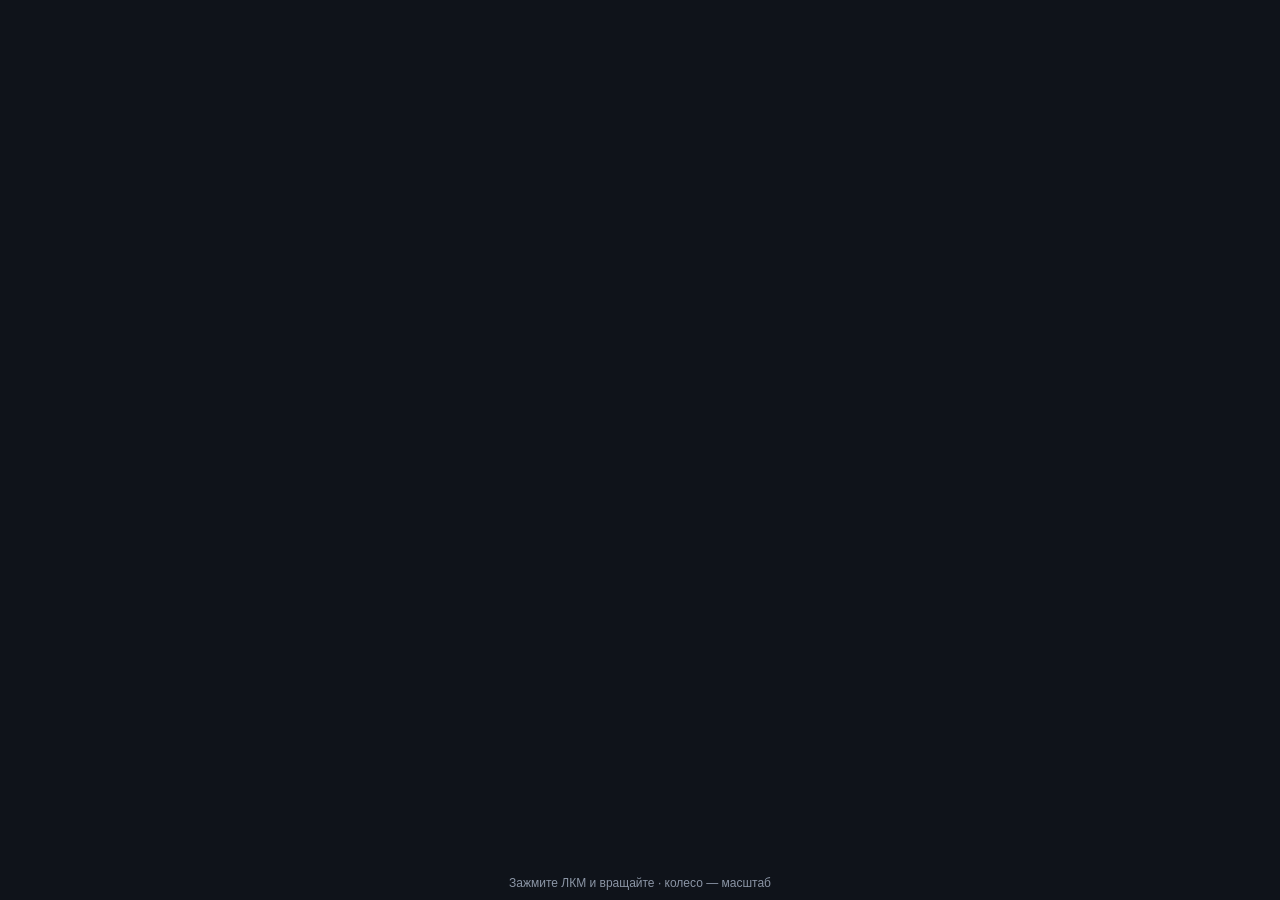
<file: assets/skinview3d/viewer.html>
<!doctype html>
<html>
<head>
<meta charset="utf-8">
<meta name="viewport" content="width=device-width,initial-scale=1">
<style>
  html, body { margin: 0; width: 100%; height: 100%; overflow: hidden; background: #0f131a; }
  #skin { display: block; width: 100%; height: 100%; outline: none; cursor: grab; touch-action: none; }
  #skin.dragging { cursor: grabbing; }
  #hint {
    position: fixed; left: 0; right: 0; bottom: 10px;
    text-align: center; color: #8b95a5; font: 12px "Segoe UI", sans-serif;
    pointer-events: none; transition: opacity .2s ease;
  }
  #hint.hidden { opacity: 0; }
</style>
</head>
<body>
<canvas id="skin"></canvas>
<div id="hint">Зажмите ЛКМ и вращайте · колесо — масштаб</div>
<script src="skinview3d.bundle.js"></script>
<script>
(function () {
  const canvas = document.getElementById("skin");
  const hint = document.getElementById("hint");

  let viewer = null;
  let currentSkin = null;
  let currentModel = "";
  let dirty = true;
  let holdUntil = 0;
  let rafId = 0;

  function now() {
    return window.performance ? performance.now() : Date.now();
  }

  // ---------------------------------------------------------------- render
  // The library renders every animation frame through an EffectComposer with
  // an extra FXAA pass -- two fullscreen passes per frame, 60 times a second,
  // even when nobody touches the model. That is what made rotation lag on
  // integrated GPUs. We stop the internal loop and render only when something
  // actually changed (drag, wheel, skin update, resize).
  function markDirty(holdMs) {
    dirty = true;
    const until = now() + (holdMs || 260);
    if (until > holdUntil) holdUntil = until;
    requestFrame();
  }

  function requestFrame() {
    if (!rafId) rafId = requestAnimationFrame(frame);
  }

  function frame() {
    rafId = 0;
    if (!viewer) return;
    if (!dirty && now() >= holdUntil) return;   // idle: no RAF, no GPU work
    dirty = false;
    const controls = viewer.controls;
    if (controls && controls.update && controls.update()) {
      dirty = true;                              // damping still settling
    }
    viewer.renderer.render(viewer.scene, viewer.camera);
    if (dirty || now() < holdUntil) requestFrame();
  }

  // ---------------------------------------------------------------- boot
  function size() {
    return [Math.max(320, window.innerWidth), Math.max(320, window.innerHeight)];
  }

  function readRendererName(gl) {
    try {
      const ext = gl.getExtension("WEBGL_debug_renderer_info");
      return ext ? String(gl.getParameter(ext.UNMASKED_RENDERER_WEBGL)) : "";
    } catch (e) {
      return "";
    }
  }

  function probeSoftware() {
    try {
      const probe = document.createElement("canvas");
      const gl = probe.getContext("webgl2") || probe.getContext("webgl");
      if (!gl) return true;
      const name = readRendererName(gl);
      const lose = gl.getExtension("WEBGL_lose_context");
      if (lose) lose.loseContext();
      return /swiftshader|software|llvmpipe|basic render/i.test(name);
    } catch (e) {
      return false;
    }
  }

  function boot(skin, model) {
    const software = probeSoftware();
    const [width, height] = size();
    viewer = new skinview3d.SkinViewer({
      canvas: canvas,
      width: width,
      height: height,
      skin: skin,
      antialias: !software,
      powerPreference: "high-performance"
    });
    viewer.autoRotate = false;
    // A continuously running walking animation doubles GPU load for nothing.
    viewer.animation = null;

    if (viewer.renderer) {
      viewer.renderer.shadowMap.enabled = false;
      // Software WebGL: render fewer pixels and let the browser upscale.
      viewer.renderer.setPixelRatio(
        software ? 0.55 : Math.min(window.devicePixelRatio || 1, 1.4)
      );
    }
    // Skip the composer/FXAA pipeline: one direct pass instead of three.
    viewer.render = function () { markDirty(); };

    if (viewer.controls) {
      viewer.controls.enablePan = false;
      viewer.controls.enableZoom = true;    // wheel
      viewer.controls.enableRotate = true;  // left-button drag
      viewer.controls.enableDamping = true;
      viewer.controls.dampingFactor = 0.12;
      viewer.controls.rotateSpeed = 0.85;
      viewer.controls.addEventListener("change", function () { markDirty(80); });
    }

    // Replace the library's own requestAnimationFrame loop.
    if (viewer.animationID) cancelAnimationFrame(viewer.animationID);
    viewer.draw = function () { markDirty(); };

    currentSkin = skin;
    currentModel = model || "classic";

    canvas.addEventListener("pointerdown", function () {
      canvas.classList.add("dragging");
    });
    window.addEventListener("pointerup", function () {
      canvas.classList.remove("dragging");
    });

    markDirty(900);
  }

  // ------------------------------------------------------------------ api
  window.fionixSkin = {
    setSkin: function (data, model) {
      model = model || "classic";
      if (viewer && currentSkin === data && currentModel === model) {
        return;
      }
      currentSkin = data;
      currentModel = model;
      if (!viewer) { boot(data, model); return; }
      viewer.loadSkin(data, { model: model });
      // The skin image is decoded asynchronously: keep rendering a little
      // longer so the texture appears without touching the model.
      markDirty(900);
    },
    setModel: function (model) {
      model = model || "classic";
      if (viewer && currentSkin && currentModel !== model) {
        currentModel = model;
        viewer.loadSkin(currentSkin, { model: model });
        markDirty(900);
      }
    },
    setCape: function (data) {
      if (!viewer) return;
      viewer.loadCape(data || null);
      markDirty(900);
    },
    setHint: function (show) {
      hint.classList.toggle("hidden", !show);
    },
    setYaw: function (degrees) {
      if (!viewer) return;
      viewer.playerObject.rotation.y = degrees * Math.PI / 180;
      markDirty(240);
    }
  };

  window.addEventListener("resize", function () {
    if (!viewer) return;
    const [width, height] = size();
    viewer.setSize(width, height);
    markDirty(400);
  });
})();
</script>
</body>
</html>
</file>
<file: style.css>
/* ==========================================================================
   Fionix — landing page
   Fluent Design / Windows 11 + glassmorphism
   ========================================================================== */

/* ---------- Design tokens ---------- */
:root {
  --bg: #121212;
  --bg-deep: #0a0a0d;
  --surface: rgba(255, 255, 255, 0.05);
  --surface-strong: rgba(255, 255, 255, 0.075);
  --surface-soft: rgba(255, 255, 255, 0.028);
  --border: rgba(255, 255, 255, 0.09);
  --border-strong: rgba(255, 255, 255, 0.16);
  --text: #f5f5f7;
  --text-secondary: #b4b4c0;
  --text-muted: #7f7f8e;

  --accent: #8b5cf6;
  --accent-rgb: 139, 92, 246;
  --accent-2: #22d3ee;
  --accent-2-rgb: 34, 211, 238;
  --accent-soft: rgba(139, 92, 246, 0.14);
  --accent-glow: rgba(139, 92, 246, 0.34);

  --font: "Inter", "Segoe UI Variable Text", "Segoe UI", system-ui, -apple-system, sans-serif;
  --container: 1240px;
  --radius: 24px;
  --ease: cubic-bezier(0.2, 0.7, 0.2, 1);
  --ease-spring: cubic-bezier(0.34, 1.4, 0.64, 1);
  --header-height: 64px;
}

/* ---------- Reset ---------- */
*,
*::before,
*::after {
  box-sizing: border-box;
}

html {
  scroll-behavior: smooth;
  scroll-padding-top: 112px;
  scrollbar-gutter: stable;
  -webkit-text-size-adjust: 100%;
}

body {
  margin: 0;
  min-width: 320px;
  overflow-x: hidden;
  background:
    radial-gradient(1100px 720px at 78% -8%, rgba(109, 40, 217, 0.17), transparent 62%),
    radial-gradient(900px 650px at -8% 22%, rgba(34, 211, 238, 0.07), transparent 60%),
    var(--bg);
  color: var(--text);
  font-family: var(--font);
  font-size: 16px;
  line-height: 1.5;
  font-optical-sizing: auto;
  -webkit-font-smoothing: antialiased;
  text-rendering: optimizeLegibility;
}

body::before {
  content: "";
  position: fixed;
  inset: 0;
  z-index: 50;
  pointer-events: none;
  opacity: 0.035;
  background-image: url("data:image/svg+xml,%3Csvg viewBox='0 0 180 180' xmlns='http://www.w3.org/2000/svg'%3E%3Cfilter id='n'%3E%3CfeTurbulence type='fractalNoise' baseFrequency='.9' numOctaves='3' stitchTiles='stitch'/%3E%3C/filter%3E%3Crect width='100%25' height='100%25' filter='url(%23n)' opacity='.7'/%3E%3C/svg%3E");
  mix-blend-mode: soft-light;
}

body.is-locked {
  overflow: hidden;
}

img,
svg {
  display: block;
}

img {
  max-width: 100%;
}

a {
  color: inherit;
  text-decoration: none;
}

button {
  color: inherit;
  font: inherit;
}

button,
a {
  -webkit-tap-highlight-color: transparent;
}

h1,
h2,
h3,
p,
figure,
ul {
  margin: 0;
}

ul {
  padding: 0;
  list-style: none;
}

::selection {
  background: rgba(var(--accent-rgb), 0.38);
  color: #fff;
}

::-webkit-scrollbar {
  width: 10px;
  height: 10px;
}

::-webkit-scrollbar-track {
  background: #101014;
}

::-webkit-scrollbar-thumb {
  border: 2px solid #101014;
  border-radius: 999px;
  background: #3a3a46;
}

::-webkit-scrollbar-thumb:hover {
  background: #50505f;
}

:focus-visible {
  outline: 2px solid var(--accent-2);
  outline-offset: 3px;
}

/* ---------- Utilities ---------- */
.container {
  width: min(var(--container), calc(100% - 48px));
  margin-inline: auto;
}

.icon {
  width: 18px;
  height: 18px;
  flex: 0 0 auto;
}

.sr-only {
  position: absolute !important;
  width: 1px !important;
  height: 1px !important;
  padding: 0 !important;
  margin: -1px !important;
  overflow: hidden !important;
  clip: rect(0, 0, 0, 0) !important;
  white-space: nowrap !important;
  border: 0 !important;
}

.skip-link {
  position: fixed;
  top: 12px;
  left: 12px;
  z-index: 2000;
  padding: 12px 18px;
  border-radius: 10px;
  background: #fff;
  color: #121212;
  font-size: 13px;
  font-weight: 600;
  transform: translateY(-150%);
  transition: transform 0.2s ease;
}

.skip-link:focus {
  transform: translateY(0);
}

.svg-sprite {
  position: absolute;
  width: 0;
  height: 0;
  overflow: hidden;
}

.page-glow {
  position: fixed;
  inset: 0;
  z-index: 0;
  pointer-events: none;
  background:
    radial-gradient(680px 420px at 72% 8%, rgba(var(--accent-rgb), 0.09), transparent 72%),
    radial-gradient(560px 380px at 12% 54%, rgba(var(--accent-2-rgb), 0.035), transparent 74%);
}

/* ---------- Buttons ---------- */
.btn {
  --btn-height: 48px;
  position: relative;
  display: inline-flex;
  align-items: center;
  justify-content: center;
  gap: 10px;
  min-height: var(--btn-height);
  padding: 0 20px;
  border: 1px solid transparent;
  border-radius: 12px;
  font-family: inherit;
  font-size: 14px;
  font-weight: 600;
  letter-spacing: -0.01em;
  line-height: 1;
  white-space: nowrap;
  cursor: pointer;
  transition:
    transform 0.3s var(--ease-spring),
    box-shadow 0.3s var(--ease),
    background-color 0.3s var(--ease),
    border-color 0.3s var(--ease);
}

.btn--primary {
  background: linear-gradient(135deg, var(--accent) 0%, #6366f1 55%, var(--accent-2) 135%);
  color: #fff;
  box-shadow:
    0 16px 38px -18px rgba(var(--accent-rgb), 0.9),
    inset 0 1px 0 rgba(255, 255, 255, 0.24);
}

.btn--primary::before {
  content: "";
  position: absolute;
  inset: 1px;
  border-radius: inherit;
  pointer-events: none;
  background: linear-gradient(180deg, rgba(255, 255, 255, 0.16), transparent 55%);
  opacity: 0.75;
}

.btn--primary > * {
  position: relative;
  z-index: 1;
}

.btn--primary:hover {
  transform: translateY(-2px);
  box-shadow:
    0 24px 54px -18px rgba(var(--accent-rgb), 0.95),
    inset 0 1px 0 rgba(255, 255, 255, 0.3);
}

.btn--primary:active {
  transform: translateY(0) scale(0.985);
}

.btn--ghost {
  border-color: var(--border);
  background: rgba(255, 255, 255, 0.045);
  color: var(--text);
  backdrop-filter: blur(16px);
  -webkit-backdrop-filter: blur(16px);
}

.btn--ghost:hover {
  border-color: var(--border-strong);
  background: rgba(255, 255, 255, 0.075);
  transform: translateY(-2px);
}

.btn--sm {
  --btn-height: 38px;
  gap: 7px;
  padding: 0 14px;
  border-radius: 10px;
  font-size: 12px;
}

.btn--sm .icon {
  width: 15px;
  height: 15px;
}

.btn--lg {
  --btn-height: 54px;
  padding: 0 24px;
  border-radius: 14px;
  font-size: 15px;
}

.btn--download {
  --btn-height: 58px;
  width: 100%;
  border-radius: 14px;
  font-size: 15px;
}

.btn--download .btn-arrow {
  margin-left: auto;
}

.btn-arrow {
  transition: transform 0.3s var(--ease);
}

.btn:hover .btn-arrow {
  transform: translateX(3px);
}

/* ---------- Header ---------- */
.site-header {
  position: fixed;
  top: 16px;
  right: 0;
  left: 0;
  z-index: 100;
  pointer-events: none;
  animation: header-in 0.8s var(--ease) both;
}

.header-inner {
  display: grid;
  grid-template-columns: auto 1fr auto;
  align-items: center;
  gap: 24px;
  width: min(var(--container), calc(100% - 40px));
  min-height: var(--header-height);
  margin-inline: auto;
  padding: 8px 10px 8px 14px;
  border: 1px solid rgba(255, 255, 255, 0.075);
  border-radius: 17px;
  background: rgba(19, 19, 24, 0.52);
  box-shadow:
    inset 0 1px 0 rgba(255, 255, 255, 0.055),
    0 18px 50px -26px rgba(0, 0, 0, 0.8);
  backdrop-filter: blur(26px) saturate(150%);
  -webkit-backdrop-filter: blur(26px) saturate(150%);
  pointer-events: auto;
  transition:
    background-color 0.35s var(--ease),
    border-color 0.35s var(--ease),
    box-shadow 0.35s var(--ease);
}

.site-header.is-scrolled .header-inner {
  border-color: rgba(255, 255, 255, 0.11);
  background: rgba(17, 17, 22, 0.96);
  box-shadow:
    inset 0 1px 0 rgba(255, 255, 255, 0.07),
    0 22px 60px -26px rgba(0, 0, 0, 0.92);
}

.brand {
  display: inline-flex;
  align-items: center;
  gap: 10px;
  min-width: 0;
}

.brand-mark {
  width: 38px;
  height: 38px;
  object-fit: contain;
  filter: drop-shadow(0 0 14px rgba(var(--accent-rgb), 0.34));
  transition: transform 0.4s var(--ease-spring), filter 0.4s var(--ease);
}

.brand:hover .brand-mark {
  transform: rotate(-5deg) scale(1.06);
  filter: drop-shadow(0 0 20px rgba(var(--accent-rgb), 0.58));
}

.brand-text {
  display: flex;
  flex-direction: column;
  gap: 1px;
  min-width: 0;
}

.brand-name {
  font-size: 19px;
  font-weight: 740;
  letter-spacing: -0.035em;
  line-height: 1.1;
}

.brand-caption {
  color: var(--text-muted);
  font-size: 7.5px;
  font-weight: 600;
  letter-spacing: 0.19em;
  line-height: 1.2;
  text-transform: uppercase;
}

.desktop-nav {
  display: flex;
  justify-self: center;
  gap: 2px;
  padding: 4px;
  border: 1px solid rgba(255, 255, 255, 0.055);
  border-radius: 11px;
  background: rgba(255, 255, 255, 0.027);
}

.nav-link {
  position: relative;
  padding: 8px 14px;
  border-radius: 8px;
  color: var(--text-secondary);
  font-size: 12.5px;
  font-weight: 520;
  letter-spacing: -0.005em;
  transition: color 0.25s ease, background-color 0.25s ease;
}

.nav-link:hover {
  color: var(--text);
  background: rgba(255, 255, 255, 0.055);
}

.nav-link.is-active {
  color: #fff;
  background: var(--accent-soft);
  box-shadow: inset 0 0 0 1px rgba(var(--accent-rgb), 0.18);
}

.nav-link.is-active::after {
  content: "";
  position: absolute;
  right: 12px;
  bottom: 4px;
  left: 12px;
  height: 1px;
  border-radius: 1px;
  background: linear-gradient(90deg, transparent, rgba(var(--accent-rgb), 0.9), transparent);
}

.header-actions {
  display: flex;
  align-items: center;
  gap: 8px;
  justify-self: end;
}

.version-pill {
  display: inline-flex;
  align-items: center;
  gap: 6px;
  height: 28px;
  padding: 0 9px;
  border: 1px solid rgba(255, 255, 255, 0.07);
  border-radius: 8px;
  background: rgba(255, 255, 255, 0.035);
  color: var(--text-muted);
  font-size: 9.5px;
  font-weight: 600;
  letter-spacing: 0.04em;
}

.status-dot {
  width: 5px;
  height: 5px;
  border-radius: 50%;
  background: #4ade80;
  box-shadow: 0 0 0 3px rgba(74, 222, 128, 0.1), 0 0 10px rgba(74, 222, 128, 0.7);
  flex: 0 0 auto;
}

.menu-toggle {
  display: none;
  flex-direction: column;
  align-items: center;
  justify-content: center;
  gap: 5px;
  width: 38px;
  height: 38px;
  padding: 0;
  border: 1px solid var(--border);
  border-radius: 10px;
  background: rgba(255, 255, 255, 0.04);
  cursor: pointer;
}

.menu-toggle span {
  width: 15px;
  height: 1.5px;
  border-radius: 2px;
  background: var(--text);
  transition: transform 0.3s var(--ease), width 0.3s var(--ease);
}

.menu-toggle.is-open span:first-child {
  transform: translateY(3.25px) rotate(45deg);
}

.menu-toggle.is-open span:last-child {
  transform: translateY(-3.25px) rotate(-45deg);
}

/* ---------- Mobile menu ---------- */
.mobile-menu-backdrop {
  position: fixed;
  inset: 0;
  z-index: 98;
  background: rgba(4, 4, 7, 0.58);
  opacity: 0;
  visibility: hidden;
  pointer-events: none;
  backdrop-filter: blur(7px);
  -webkit-backdrop-filter: blur(7px);
  transition: opacity 0.3s var(--ease), visibility 0.3s var(--ease);
}

.mobile-menu-backdrop.is-open {
  opacity: 1;
  visibility: visible;
  pointer-events: auto;
}

.mobile-menu {
  position: fixed;
  top: 88px;
  right: 20px;
  left: 20px;
  z-index: 99;
  max-height: calc(100vh - 108px);
  overflow-y: auto;
  padding: 14px;
  border: 1px solid var(--border-strong);
  border-radius: 20px;
  background: linear-gradient(180deg, rgba(25, 25, 32, 0.98), rgba(16, 16, 21, 0.97));
  box-shadow: 0 30px 70px -20px rgba(0, 0, 0, 0.9);
  backdrop-filter: blur(30px) saturate(150%);
  -webkit-backdrop-filter: blur(30px) saturate(150%);
  opacity: 0;
  visibility: hidden;
  transform: translateY(-10px) scale(0.98);
  transform-origin: top center;
  transition:
    opacity 0.28s var(--ease),
    visibility 0.28s var(--ease),
    transform 0.35s var(--ease-spring);
}

.mobile-menu.is-open {
  opacity: 1;
  visibility: visible;
  transform: translateY(0) scale(1);
}

.mobile-nav {
  display: grid;
  gap: 2px;
}

.mobile-nav a {
  display: flex;
  align-items: center;
  justify-content: space-between;
  padding: 14px 12px;
  border-radius: 11px;
  color: var(--text-secondary);
  font-size: 16px;
  font-weight: 530;
}

.mobile-nav a:hover {
  background: rgba(255, 255, 255, 0.055);
  color: #fff;
}

.mobile-nav .icon {
  width: 17px;
  height: 17px;
  color: var(--text-muted);
}

.mobile-menu__download {
  width: 100%;
  margin-top: 10px;
}

.mobile-menu__meta {
  padding: 13px 2px 4px;
  color: var(--text-muted);
  font-size: 10px;
  text-align: center;
}

/* ---------- Hero ---------- */
.hero {
  position: relative;
  z-index: 2;
  padding: clamp(142px, 16vh, 184px) 0 0;
  overflow: hidden;
}

.hero-background {
  position: absolute;
  inset: 0;
  z-index: -1;
  pointer-events: none;
}

.hero-orb {
  position: absolute;
  border-radius: 50%;
  filter: blur(95px);
  will-change: transform;
}

.hero-orb--violet {
  top: -18%;
  right: 2%;
  width: 660px;
  height: 660px;
  background: rgba(109, 40, 217, 0.32);
  animation: orb-drift 18s ease-in-out infinite alternate;
}

.hero-orb--cyan {
  bottom: 4%;
  left: -14%;
  width: 520px;
  height: 520px;
  background: rgba(34, 211, 238, 0.08);
  animation: orb-drift 22s ease-in-out -7s infinite alternate-reverse;
}

.hero-grid {
  position: absolute;
  inset: 0;
  background-image:
    linear-gradient(rgba(255, 255, 255, 0.035) 1px, transparent 1px),
    linear-gradient(90deg, rgba(255, 255, 255, 0.035) 1px, transparent 1px);
  background-size: 72px 72px;
  mask-image: radial-gradient(ellipse 75% 60% at 62% 35%, #000 12%, transparent 74%);
  -webkit-mask-image: radial-gradient(ellipse 75% 60% at 62% 35%, #000 12%, transparent 74%);
  opacity: 0.75;
}

.hero-layout {
  display: grid;
  grid-template-columns: minmax(0, 1.05fr) minmax(0, 0.95fr);
  gap: clamp(36px, 5vw, 70px);
  align-items: center;
  min-height: min(620px, calc(100svh - 230px));
}

.hero-copy {
  position: relative;
  z-index: 2;
  max-width: 760px;
}

.hero-copy > * {
  animation: hero-in 0.9s var(--ease) both;
}

.hero-copy > :nth-child(1) { animation-delay: 0.06s; }
.hero-copy > :nth-child(2) { animation-delay: 0.12s; }
.hero-copy > :nth-child(3) { animation-delay: 0.19s; }
.hero-copy > :nth-child(4) { animation-delay: 0.26s; }
.hero-copy > :nth-child(5) { animation-delay: 0.33s; }

.hero-eyebrow {
  display: inline-flex;
  align-items: center;
  gap: 8px;
  min-height: 30px;
  padding: 0 11px;
  border: 1px solid rgba(var(--accent-rgb), 0.2);
  border-radius: 999px;
  background: rgba(var(--accent-rgb), 0.08);
  color: #cfc6ff;
  font-size: 10.5px;
  font-weight: 570;
  letter-spacing: 0.035em;
  white-space: nowrap;
  backdrop-filter: blur(10px);
}

.hero-eyebrow .status-dot {
  width: 5px;
  height: 5px;
}

.eyebrow-separator {
  width: 1px;
  height: 10px;
  background: rgba(255, 255, 255, 0.16);
}

.hero-title {
  max-width: 780px;
  margin-top: 24px;
  font-size: clamp(3.25rem, 6.1vw, 5.15rem);
  font-weight: 710;
  letter-spacing: -0.058em;
  line-height: 0.96;
  text-wrap: balance;
}

.text-gradient {
  background: linear-gradient(102deg, #fff 4%, #d8ccff 38%, #c4b5fd 58%, var(--accent-2) 108%);
  -webkit-background-clip: text;
  background-clip: text;
  color: transparent;
}

.hero-lead {
  max-width: 610px;
  margin-top: 25px;
  color: var(--text-secondary);
  font-size: clamp(14.5px, 1.25vw, 17px);
  font-weight: 390;
  line-height: 1.65;
  letter-spacing: -0.005em;
}

.hero-actions {
  display: flex;
  flex-wrap: wrap;
  gap: 10px;
  margin-top: 31px;
}

.hero-meta {
  display: flex;
  flex-wrap: wrap;
  gap: 9px 20px;
  margin-top: 25px;
  color: var(--text-muted);
  font-size: 10.5px;
  font-weight: 450;
}

.hero-meta li {
  display: flex;
  align-items: center;
  gap: 6px;
}

.hero-meta .icon {
  width: 14px;
  height: 14px;
  color: var(--accent-2);
}

/* Hero preview */
.hero-visual {
  position: relative;
  z-index: 1;
  min-width: 0;
  padding: 10px 0;
  perspective: 1400px;
}

.hero-halo {
  position: absolute;
  inset: 12% 2% 8%;
  border-radius: 50%;
  background: radial-gradient(closest-side, rgba(var(--accent-rgb), 0.24), transparent 78%);
  filter: blur(45px);
  pointer-events: none;
}

.app-preview {
  position: relative;
  z-index: 1;
  width: 100%;
  padding: 7px;
  border: 1px solid rgba(255, 255, 255, 0.14);
  border-radius: 20px;
  background: linear-gradient(150deg, rgba(255, 255, 255, 0.11), rgba(255, 255, 255, 0.035));
  box-shadow:
    0 60px 130px -32px rgba(0, 0, 0, 0.92),
    0 0 0 1px rgba(0, 0, 0, 0.32),
    0 0 90px -28px rgba(var(--accent-rgb), 0.55),
    inset 0 1px 0 rgba(255, 255, 255, 0.13);
  transform: perspective(1400px) rotateX(var(--rx, 1.5deg)) rotateY(var(--ry, -4deg));
  transform-style: preserve-3d;
  transition: transform 0.65s var(--ease), box-shadow 0.45s var(--ease);
  will-change: transform;
  animation: preview-in 1.15s 0.12s var(--ease) backwards;
}

.app-preview::after {
  content: "";
  position: absolute;
  inset: -14%;
  z-index: -1;
  border-radius: 50%;
  background: radial-gradient(closest-side, rgba(var(--accent-rgb), 0.2), transparent 70%);
  filter: blur(35px);
  pointer-events: none;
}

.app-titlebar {
  display: flex;
  align-items: center;
  justify-content: space-between;
  height: 35px;
  padding: 0 8px 0 10px;
}

.app-title {
  display: flex;
  align-items: center;
  gap: 7px;
  min-width: 0;
  color: #e8e8ef;
  font-size: 9.5px;
  font-weight: 580;
  letter-spacing: 0.01em;
}

.app-title__mark {
  width: 8px;
  height: 8px;
  border-radius: 2px;
  background: linear-gradient(135deg, var(--accent), var(--accent-2));
  box-shadow: 0 0 9px rgba(var(--accent-rgb), 0.7);
}

.app-title__muted {
  overflow: hidden;
  color: var(--text-muted);
  font-size: 8.5px;
  font-weight: 450;
  text-overflow: ellipsis;
  white-space: nowrap;
}

.window-controls {
  display: flex;
  align-items: center;
  gap: 2px;
}

.window-control {
  position: relative;
  display: grid;
  place-items: center;
  width: 23px;
  height: 22px;
  border-radius: 5px;
}

.window-control::before,
.window-control::after {
  content: "";
  position: absolute;
  background: #90909e;
}

.window-control--min::before {
  width: 7px;
  height: 1px;
}

.window-control--max::before {
  width: 6px;
  height: 6px;
  border: 1px solid #90909e;
  background: transparent;
}

.window-control--close::before {
  width: 7px;
  height: 1px;
  transform: rotate(45deg);
}

.window-control--close::after {
  width: 7px;
  height: 1px;
  transform: rotate(-45deg);
}

.app-screen {
  position: relative;
  overflow: hidden;
  aspect-ratio: 16 / 10;
  border: 1px solid rgba(255, 255, 255, 0.075);
  border-radius: 13px;
  background: #0a0a0d;
  box-shadow: inset 0 0 0 1px rgba(0, 0, 0, 0.4);
}

.app-screen img {
  width: 100%;
  height: 100%;
  object-fit: cover;
  object-position: center top;
}

.screen-glare {
  position: absolute;
  inset: 0;
  pointer-events: none;
  background:
    linear-gradient(118deg, rgba(255, 255, 255, 0.09), transparent 26%),
    radial-gradient(90% 50% at 50% 110%, rgba(var(--accent-rgb), 0.12), transparent 65%);
  mix-blend-mode: screen;
}

.hero-float {
  position: absolute;
  z-index: 3;
  display: flex;
  align-items: center;
  gap: 10px;
  padding: 10px 13px 10px 10px;
  border: 1px solid rgba(255, 255, 255, 0.13);
  border-radius: 13px;
  background: rgba(23, 23, 30, 0.72);
  box-shadow:
    0 22px 48px -18px rgba(0, 0, 0, 0.85),
    inset 0 1px 0 rgba(255, 255, 255, 0.09);
  backdrop-filter: blur(20px) saturate(150%);
  -webkit-backdrop-filter: blur(20px) saturate(150%);
  pointer-events: none;
  animation: float-y 7s ease-in-out infinite alternate;
}

.hero-float strong {
  display: block;
  color: #fff;
  font-size: 10.5px;
  font-weight: 620;
  line-height: 1.3;
  white-space: nowrap;
}

.hero-float small {
  display: block;
  margin-top: 1px;
  color: var(--text-muted);
  font-size: 8.5px;
  line-height: 1.3;
  white-space: nowrap;
}

.float-icon {
  display: grid;
  place-items: center;
  width: 31px;
  height: 31px;
  border: 1px solid rgba(255, 255, 255, 0.08);
  border-radius: 9px;
}

.float-icon .icon {
  width: 16px;
  height: 16px;
}

.float-icon--violet {
  background: rgba(var(--accent-rgb), 0.14);
  color: #c4b5fd;
}

.float-icon--cyan {
  background: rgba(var(--accent-2-rgb), 0.1);
  color: #67e8f9;
}

.hero-float--store {
  top: 8%;
  left: -5%;
  animation-delay: -2.5s;
}

.hero-float--skins {
  right: -4%;
  bottom: 5%;
  animation-delay: -5s;
}

/* Tech strip */
.tech-strip {
  display: flex;
  flex-wrap: wrap;
  align-items: center;
  gap: 12px 24px;
  margin-top: clamp(48px, 7vh, 72px);
  padding: 15px 20px;
  border: 1px solid var(--border);
  border-radius: 15px;
  background: linear-gradient(90deg, rgba(255, 255, 255, 0.04), rgba(255, 255, 255, 0.018));
  backdrop-filter: blur(18px);
  -webkit-backdrop-filter: blur(18px);
}

.tech-strip__label {
  display: flex;
  align-items: center;
  gap: 8px;
  color: #d5ccff;
  font-size: 10px;
  font-weight: 640;
  letter-spacing: 0.12em;
  text-transform: uppercase;
}

.tech-strip__label .icon {
  width: 15px;
  height: 15px;
  color: #a78bfa;
}

.tech-list {
  display: flex;
  flex-wrap: wrap;
  align-items: center;
  gap: 4px 0;
}

.tech-list li {
  position: relative;
  padding: 0 13px;
  color: var(--text-secondary);
  font-size: 10px;
  font-weight: 550;
  letter-spacing: 0.09em;
  text-transform: uppercase;
}

.tech-list li::after {
  content: "";
  position: absolute;
  top: 50%;
  right: 0;
  width: 2px;
  height: 2px;
  border-radius: 50%;
  background: rgba(255, 255, 255, 0.2);
  transform: translateY(-50%);
}

.tech-list li:first-child {
  padding-left: 0;
}

.tech-list li:last-child {
  padding-right: 0;
}

.tech-list li:last-child::after {
  display: none;
}

.tech-strip__note {
  margin-left: auto;
  color: var(--text-muted);
  font-size: 9.5px;
  letter-spacing: 0.07em;
  text-transform: uppercase;
}

/* ---------- Sections ---------- */
.section {
  position: relative;
  z-index: 2;
  padding: clamp(88px, 9vw, 132px) 0;
}

.section-heading {
  margin-bottom: clamp(34px, 4vw, 50px);
}

.section-kicker {
  display: inline-flex;
  align-items: center;
  gap: 10px;
  margin-bottom: 17px;
  color: #c4b5fd;
  font-size: 10.5px;
  font-weight: 650;
  letter-spacing: 0.18em;
  text-transform: uppercase;
}

.section-kicker > span {
  width: 28px;
  height: 1px;
  background: linear-gradient(90deg, var(--accent), transparent);
}

.section-heading h2 {
  font-size: clamp(2.35rem, 4.3vw, 3.7rem);
  font-weight: 690;
  letter-spacing: -0.047em;
  line-height: 1.02;
  text-wrap: balance;
}

.section-heading__row {
  display: grid;
  grid-template-columns: minmax(0, 1.2fr) minmax(0, 0.8fr);
  gap: clamp(24px, 5vw, 70px);
  align-items: end;
}

.section-heading__row > p,
.section-heading--split > p {
  max-width: 480px;
  color: var(--text-secondary);
  font-size: 14px;
  line-height: 1.7;
}

.section-heading--split {
  display: grid;
  grid-template-columns: minmax(0, 1.2fr) minmax(0, 0.8fr);
  gap: clamp(24px, 5vw, 70px);
  align-items: end;
}

.section-heading--split .section-kicker {
  margin-bottom: 14px;
}

.text-dim {
  color: rgba(245, 245, 247, 0.36);
}

/* ---------- Bento grid ---------- */
.bento-grid {
  display: grid;
  grid-template-columns: repeat(12, minmax(0, 1fr));
  gap: 15px;
}

.glass-card {
  border: 1px solid var(--border);
  background: linear-gradient(180deg, rgba(255, 255, 255, 0.062), rgba(255, 255, 255, 0.027));
  box-shadow:
    inset 0 1px 0 rgba(255, 255, 255, 0.06),
    0 28px 60px -42px rgba(0, 0, 0, 0.9);
  backdrop-filter: blur(22px) saturate(135%);
  -webkit-backdrop-filter: blur(22px) saturate(135%);
}

.feature-card {
  --mx: 50%;
  --my: 0%;
  position: relative;
  isolation: isolate;
  display: flex;
  flex-direction: column;
  min-width: 0;
  min-height: 260px;
  padding: clamp(21px, 2.3vw, 29px);
  overflow: hidden;
  border-radius: var(--radius);
  transition:
    transform 0.4s var(--ease),
    border-color 0.4s var(--ease),
    box-shadow 0.4s var(--ease),
    background-color 0.4s var(--ease);
}

.feature-card::before {
  content: "";
  position: absolute;
  inset: 0;
  z-index: 0;
  border-radius: inherit;
  background: radial-gradient(520px circle at var(--mx) var(--my), rgba(var(--accent-rgb), 0.14), transparent 43%);
  opacity: 0;
  pointer-events: none;
  transition: opacity 0.4s var(--ease);
}

.feature-card::after {
  content: "";
  position: absolute;
  top: 0;
  right: 16%;
  left: 16%;
  height: 1px;
  background: linear-gradient(90deg, transparent, rgba(255, 255, 255, 0.2), transparent);
  opacity: 0.35;
  pointer-events: none;
}

.feature-card > * {
  position: relative;
  z-index: 1;
}

.feature-card:hover {
  border-color: rgba(255, 255, 255, 0.15);
  box-shadow:
    inset 0 1px 0 rgba(255, 255, 255, 0.08),
    0 34px 70px -38px rgba(0, 0, 0, 0.95),
    0 0 60px -30px rgba(var(--accent-rgb), 0.5);
  transform: translateY(-3px);
}

.feature-card:hover::before {
  opacity: 1;
}

.card--store {
  grid-column: span 6;
  min-height: 420px;
}

.card--builds,
.card--skins {
  grid-column: span 3;
  min-height: 420px;
}

.card--accounts,
.card--themes,
.card--packs {
  grid-column: span 4;
  min-height: 320px;
}

.card--downloads {
  grid-column: span 7;
  min-height: 330px;
}

.card--care {
  grid-column: span 5;
  min-height: 330px;
}

.card-top {
  display: flex;
  align-items: center;
  justify-content: space-between;
  gap: 12px;
  margin-bottom: 18px;
}

.feature-icon {
  display: grid;
  place-items: center;
  width: 39px;
  height: 39px;
  border: 1px solid rgba(var(--accent-rgb), 0.17);
  border-radius: 11px;
  background: rgba(var(--accent-rgb), 0.11);
  color: #c4b5fd;
  box-shadow: inset 0 1px 0 rgba(255, 255, 255, 0.06);
}

.feature-icon .icon {
  width: 19px;
  height: 19px;
}

.feature-icon--cyan {
  border-color: rgba(var(--accent-2-rgb), 0.16);
  background: rgba(var(--accent-2-rgb), 0.08);
  color: #67e8f9;
}

.feature-icon--pink {
  border-color: rgba(244, 114, 182, 0.16);
  background: rgba(244, 114, 182, 0.09);
  color: #f9a8d4;
}

.feature-icon--blue {
  border-color: rgba(96, 165, 250, 0.17);
  background: rgba(96, 165, 250, 0.1);
  color: #93c5fd;
}

.tag {
  display: inline-flex;
  align-items: center;
  gap: 6px;
  min-height: 23px;
  padding: 0 8px;
  border: 1px solid rgba(255, 255, 255, 0.07);
  border-radius: 6px;
  background: rgba(255, 255, 255, 0.03);
  color: var(--text-muted);
  font-size: 8.5px;
  font-weight: 600;
  letter-spacing: 0.07em;
  text-transform: uppercase;
  white-space: nowrap;
}

.tag .status-dot {
  width: 4px;
  height: 4px;
}

.feature-card h3 {
  margin-bottom: 9px;
  font-size: clamp(1.25rem, 1.75vw, 1.48rem);
  font-weight: 640;
  letter-spacing: -0.032em;
  line-height: 1.23;
  text-wrap: balance;
}

.card--store h3 {
  max-width: 500px;
  font-size: clamp(1.55rem, 2.15vw, 1.92rem);
  line-height: 1.18;
}

.feature-card p {
  max-width: 580px;
  color: var(--text-secondary);
  font-size: 12.3px;
  font-weight: 380;
  line-height: 1.67;
}

.feature-card code {
  padding: 1px 5px;
  border: 1px solid rgba(255, 255, 255, 0.09);
  border-radius: 5px;
  background: rgba(255, 255, 255, 0.045);
  color: #ddd4ff;
  font-family: inherit;
  font-size: 0.93em;
}

.card-note {
  display: flex;
  align-items: flex-start;
  gap: 6px;
  margin-top: 14px;
  padding-top: 12px;
  border-top: 1px solid rgba(255, 255, 255, 0.055);
  color: var(--text-muted);
  font-size: 9.5px;
  line-height: 1.45;
}

.card-note .icon {
  width: 13px;
  height: 13px;
  margin-top: 0;
  color: var(--accent-2);
}

/* Store demo */
.store-demo {
  margin-top: auto;
  padding: 11px;
  border: 1px solid rgba(255, 255, 255, 0.065);
  border-radius: 15px;
  background: rgba(7, 7, 11, 0.36);
  box-shadow: inset 0 1px 0 rgba(255, 255, 255, 0.035);
}

.store-demo__toolbar {
  display: grid;
  grid-template-columns: minmax(0, 1fr) auto auto;
  gap: 6px;
  margin-bottom: 9px;
}

.demo-search,
.demo-source,
.demo-find {
  display: flex;
  align-items: center;
  height: 27px;
  padding: 0 8px;
  border: 1px solid rgba(255, 255, 255, 0.06);
  border-radius: 7px;
  background: rgba(255, 255, 255, 0.03);
  color: #6f6f7e;
  font-size: 8.5px;
  white-space: nowrap;
}

.demo-search {
  gap: 6px;
}

.demo-search__dot {
  width: 6px;
  height: 6px;
  border: 1px solid #60606f;
  border-radius: 50%;
}

.demo-source {
  gap: 5px;
  color: #a7a7b4;
}

.demo-source .icon {
  width: 10px;
  height: 10px;
}

.demo-find {
  border-color: rgba(var(--accent-rgb), 0.38);
  background: linear-gradient(135deg, var(--accent), #5b6bf0);
  color: #fff;
  font-weight: 600;
  box-shadow: 0 4px 14px -5px rgba(var(--accent-rgb), 0.8);
}

.store-demo__grid {
  display: grid;
  grid-template-columns: repeat(2, minmax(0, 1fr));
  gap: 7px;
}

.pack-card {
  min-width: 0;
  padding: 9px;
  border: 1px solid rgba(255, 255, 255, 0.055);
  border-radius: 9px;
  background: rgba(255, 255, 255, 0.026);
}

.pack-card__top {
  display: flex;
  align-items: flex-start;
  justify-content: space-between;
  gap: 6px;
  margin-bottom: 8px;
}

.pack-icon {
  display: grid;
  place-items: center;
  width: 29px;
  height: 29px;
  border-radius: 7px;
  background: linear-gradient(135deg, rgba(var(--accent-rgb), 0.28), rgba(var(--accent-rgb), 0.07));
  color: #ddd4ff;
  font-size: 7px;
  font-weight: 750;
  letter-spacing: 0.02em;
}

.pack-icon--cyan {
  background: linear-gradient(135deg, rgba(var(--accent-2-rgb), 0.24), rgba(var(--accent-2-rgb), 0.05));
  color: #bdf5ff;
}

.pack-card__install {
  padding: 3px 5px;
  border: 1px solid rgba(var(--accent-rgb), 0.28);
  border-radius: 4px;
  color: #c9bdff;
  font-size: 6.5px;
  font-weight: 600;
  white-space: nowrap;
}

.pack-card strong {
  display: block;
  overflow: hidden;
  color: #e9e9ef;
  font-size: 8.7px;
  font-weight: 590;
  line-height: 1.3;
  text-overflow: ellipsis;
  white-space: nowrap;
}

.pack-card small {
  display: block;
  margin-top: 3px;
  overflow: hidden;
  color: #6d6d7c;
  font-size: 7.3px;
  line-height: 1.3;
  text-overflow: ellipsis;
  white-space: nowrap;
}

/* Build card */
.build-demo {
  display: grid;
  gap: 7px;
  margin-top: auto;
}

.build-row {
  display: flex;
  flex-wrap: wrap;
  align-items: center;
  gap: 4px;
  padding: 8px;
  border: 1px solid rgba(255, 255, 255, 0.055);
  border-radius: 9px;
  background: rgba(7, 7, 11, 0.35);
}

.core-tag,
.mod-tag {
  display: inline-flex;
  align-items: center;
  min-height: 19px;
  padding: 0 6px;
  border-radius: 5px;
  font-size: 7.5px;
  font-weight: 600;
  letter-spacing: 0.03em;
  white-space: nowrap;
}

.core-tag {
  background: rgba(var(--accent-rgb), 0.16);
  color: #d6ccff;
}

.core-tag--fabric {
  background: rgba(var(--accent-2-rgb), 0.12);
  color: #a5f3fc;
}

.core-tag--forge {
  background: rgba(251, 146, 60, 0.12);
  color: #fdba74;
}

.mod-tag {
  border: 1px solid rgba(255, 255, 255, 0.055);
  background: rgba(255, 255, 255, 0.028);
  color: #8c8c9b;
  font-weight: 500;
}

.build-plus {
  margin: 0 1px;
  color: #555563;
  font-size: 8px;
}

/* Skin card */
.skin-preview {
  position: relative;
  height: 177px;
  margin-top: auto;
  overflow: hidden;
  border: 1px solid rgba(255, 255, 255, 0.07);
  border-radius: 13px;
  background:
    radial-gradient(75% 90% at 50% 16%, rgba(244, 114, 182, 0.13), transparent 65%),
    #0a0a0e;
}

.skin-preview::after {
  content: "";
  position: absolute;
  inset: 0;
  background: linear-gradient(180deg, transparent 42%, rgba(9, 9, 13, 0.8));
  pointer-events: none;
}

.skin-preview img {
  width: 100%;
  height: 100%;
  object-fit: cover;
  object-position: center 52%;
  transform: scale(1.015);
  transition: transform 1s var(--ease);
}

.feature-card:hover .skin-preview img {
  transform: scale(1.06);
}

.skin-hint {
  position: absolute;
  right: 9px;
  bottom: 9px;
  z-index: 1;
  padding: 4px 7px;
  border: 1px solid rgba(255, 255, 255, 0.1);
  border-radius: 5px;
  background: rgba(18, 18, 24, 0.72);
  color: #aaa8b7;
  font-size: 7.5px;
  letter-spacing: 0.04em;
  backdrop-filter: blur(10px);
}

/* Accounts */
.account-grid {
  display: grid;
  grid-template-columns: repeat(2, minmax(0, 1fr));
  gap: 7px;
  margin-top: auto;
}

.account-chip {
  display: flex;
  align-items: center;
  gap: 8px;
  min-height: 40px;
  padding: 6px 9px;
  border: 1px solid rgba(255, 255, 255, 0.06);
  border-radius: 9px;
  background: rgba(7, 7, 11, 0.3);
  color: #ceced8;
  font-size: 9.5px;
  font-weight: 500;
  white-space: nowrap;
}

.account-logo {
  display: grid;
  place-items: center;
  width: 23px;
  height: 23px;
  border-radius: 6px;
  flex: 0 0 auto;
  font-size: 7.5px;
  font-weight: 750;
  letter-spacing: -0.02em;
}

.account-logo--ms {
  grid-template-columns: repeat(2, 5px);
  grid-template-rows: repeat(2, 5px);
  gap: 1px;
  border: 1px solid rgba(255, 255, 255, 0.08);
  background: rgba(0, 0, 0, 0.28);
}

.account-logo--ms i:nth-child(1) { background: #f25022; }
.account-logo--ms i:nth-child(2) { background: #7fba00; }
.account-logo--ms i:nth-child(3) { background: #00a4ef; }
.account-logo--ms i:nth-child(4) { background: #ffb900; }

.account-logo--ls {
  background: linear-gradient(135deg, #8b5cf6, #ec4899);
  color: #fff;
}

.account-logo--ely {
  background: linear-gradient(135deg, #3b82f6, #22d3ee);
  color: #fff;
  font-style: italic;
}

.account-logo--guest {
  background: rgba(255, 255, 255, 0.055);
  color: #a7a7b6;
}

.account-logo--guest .icon {
  width: 12px;
  height: 12px;
}

/* Theme card */
.theme-demo {
  margin-top: auto;
  overflow: hidden;
  border: 1px solid rgba(255, 255, 255, 0.065);
  border-radius: 13px;
  background: #0b0b0f;
  box-shadow: inset 0 1px 0 rgba(255, 255, 255, 0.04);
}

.theme-demo__bar {
  display: flex;
  align-items: center;
  justify-content: space-between;
  height: 27px;
  padding: 0 9px;
  border-bottom: 1px solid rgba(255, 255, 255, 0.055);
  background: rgba(255, 255, 255, 0.028);
}

.theme-demo__title {
  color: #aaa9b8;
  font-size: 7.5px;
  font-weight: 550;
  letter-spacing: 0.02em;
}

.theme-demo__lights {
  display: flex;
  gap: 3px;
}

.theme-demo__lights i {
  width: 4px;
  height: 4px;
  border-radius: 50%;
  background: #4b4b58;
}

.theme-demo__body {
  display: grid;
  grid-template-columns: 38px minmax(0, 1fr);
  min-height: 71px;
}

.theme-demo__side {
  display: flex;
  flex-direction: column;
  gap: 6px;
  padding: 10px 8px;
  border-right: 1px solid rgba(255, 255, 255, 0.045);
  background: rgba(255, 255, 255, 0.012);
}

.theme-demo__side span {
  height: 4px;
  border-radius: 99px;
  background: rgba(255, 255, 255, 0.075);
}

.theme-demo__side span:first-child {
  background: rgba(var(--accent-rgb), 0.55);
}

.theme-demo__content {
  position: relative;
  padding: 13px 11px;
}

.theme-demo__line {
  display: block;
  width: 46%;
  height: 4px;
  margin-bottom: 6px;
  border-radius: 99px;
  background: rgba(255, 255, 255, 0.08);
}

.theme-demo__line--wide {
  width: 68%;
  background: rgba(255, 255, 255, 0.2);
}

.theme-demo__button {
  position: absolute;
  bottom: 11px;
  left: 11px;
  display: inline-flex;
  align-items: center;
  min-height: 17px;
  padding: 0 9px;
  border-radius: 4px;
  background: linear-gradient(135deg, var(--accent), #5b6bf0);
  color: #fff;
  font-size: 6.5px;
  font-weight: 600;
  box-shadow: 0 4px 12px -4px rgba(var(--accent-rgb), 0.75);
}

.theme-swatches {
  display: flex;
  align-items: center;
  gap: 6px;
  padding: 8px 9px;
  border-top: 1px solid rgba(255, 255, 255, 0.05);
  background: rgba(255, 255, 255, 0.018);
}

.swatch {
  display: grid;
  place-items: center;
  width: 20px;
  height: 20px;
  padding: 2px;
  border: 1px solid transparent;
  border-radius: 50%;
  background: transparent;
  cursor: pointer;
  transition: border-color 0.2s ease, transform 0.2s var(--ease-spring);
}

.swatch span {
  display: block;
  width: 100%;
  height: 100%;
  border-radius: 50%;
  background: var(--swatch);
  box-shadow: 0 0 8px color-mix(in srgb, var(--swatch) 45%, transparent);
}

.swatch:hover {
  transform: scale(1.1);
}

.swatch.is-active {
  border-color: rgba(255, 255, 255, 0.56);
}

.swatch-label {
  margin-left: 1px;
  color: #777786;
  font-size: 8px;
  letter-spacing: 0.02em;
  white-space: nowrap;
}

.theme-volume {
  position: relative;
  width: 36px;
  height: 2px;
  margin-left: auto;
  border-radius: 99px;
  background: rgba(255, 255, 255, 0.12);
}

.theme-volume i {
  position: absolute;
  top: -2px;
  left: 0;
  width: 58%;
  height: 6px;
  border-radius: 99px;
  background: var(--accent-2);
  box-shadow: 0 0 8px rgba(var(--accent-2-rgb), 0.5);
}

/* Pack file */
.pack-file {
  display: flex;
  align-items: center;
  gap: 10px;
  margin-top: auto;
  padding: 11px;
  border: 1px dashed rgba(var(--accent-rgb), 0.27);
  border-radius: 12px;
  background:
    linear-gradient(135deg, rgba(var(--accent-rgb), 0.07), transparent 54%),
    rgba(7, 7, 11, 0.28);
}

.pack-file__icon {
  display: grid;
  place-items: center;
  width: 34px;
  height: 34px;
  border-radius: 9px;
  background: linear-gradient(145deg, rgba(var(--accent-rgb), 0.34), rgba(var(--accent-2-rgb), 0.1));
  color: #d9d1ff;
  box-shadow: inset 0 1px 0 rgba(255, 255, 255, 0.1);
}

.pack-file__icon .icon {
  width: 17px;
  height: 17px;
}

.pack-file__info {
  min-width: 0;
}

.pack-file__info strong {
  display: block;
  overflow: hidden;
  color: #e7e7ee;
  font-size: 9.5px;
  font-weight: 580;
  line-height: 1.3;
  text-overflow: ellipsis;
  white-space: nowrap;
}

.pack-file__info small {
  display: block;
  margin-top: 2px;
  color: #6f6f7e;
  font-size: 8px;
  line-height: 1.3;
}

.pack-file__status {
  margin-left: auto;
  padding: 3px 6px;
  border: 1px solid rgba(74, 222, 128, 0.18);
  border-radius: 4px;
  background: rgba(74, 222, 128, 0.08);
  color: #86efac;
  font-size: 6.5px;
  font-weight: 600;
  letter-spacing: 0.06em;
  text-transform: uppercase;
}

/* Downloads card */
.card-split {
  display: grid;
  grid-template-columns: minmax(0, 0.94fr) minmax(0, 1.06fr);
  gap: clamp(22px, 3vw, 38px);
  margin-top: 4px;
}

.card-split__copy {
  display: flex;
  flex-direction: column;
  min-width: 0;
}

.card-split__copy .card-note {
  margin-top: auto;
}

.download-demo {
  min-width: 0;
  padding: 13px;
  border: 1px solid rgba(255, 255, 255, 0.065);
  border-radius: 14px;
  background: rgba(7, 7, 11, 0.38);
  box-shadow: inset 0 1px 0 rgba(255, 255, 255, 0.035);
}

.download-demo__head {
  display: flex;
  align-items: center;
  justify-content: space-between;
  gap: 10px;
  padding-bottom: 9px;
  border-bottom: 1px solid rgba(255, 255, 255, 0.05);
  color: #9696a5;
  font-size: 8.5px;
  font-weight: 560;
  letter-spacing: 0.05em;
  text-transform: uppercase;
}

.download-demo__count {
  display: grid;
  place-items: center;
  min-width: 17px;
  height: 17px;
  padding: 0 4px;
  border: 1px solid rgba(var(--accent-rgb), 0.26);
  border-radius: 5px;
  background: rgba(var(--accent-rgb), 0.1);
  color: #cfc5ff;
  font-size: 7.5px;
}

.download-row {
  margin-top: 11px;
}

.download-row__text {
  display: flex;
  align-items: center;
  justify-content: space-between;
  gap: 12px;
  margin-bottom: 5px;
}

.download-row__text strong {
  overflow: hidden;
  color: #d5d5df;
  font-size: 8.5px;
  font-weight: 520;
  text-overflow: ellipsis;
  white-space: nowrap;
}

.download-row__text span {
  flex: 0 0 auto;
  color: #6f6f7e;
  font-size: 7px;
  letter-spacing: 0.02em;
}

.progress {
  height: 4px;
  overflow: hidden;
  border-radius: 99px;
  background: rgba(255, 255, 255, 0.065);
}

.progress i {
  display: block;
  width: var(--progress);
  height: 100%;
  border-radius: inherit;
  background: linear-gradient(90deg, var(--accent), var(--accent-2));
  box-shadow: 0 0 8px rgba(var(--accent-rgb), 0.5);
}

.js .progress i {
  width: 0;
}

.js .feature-card.is-visible .progress i {
  width: var(--progress);
  transition: width 1.25s var(--ease) 0.25s;
}

.download-demo__foot {
  display: flex;
  align-items: center;
  gap: 6px;
  margin-top: 13px;
  padding-top: 9px;
  border-top: 1px solid rgba(255, 255, 255, 0.05);
  color: #70707f;
  font-size: 7.5px;
}

.pulse-dot {
  width: 4px;
  height: 4px;
  border-radius: 50%;
  background: #4ade80;
  box-shadow: 0 0 0 3px rgba(74, 222, 128, 0.08);
  animation: pulse 2s ease-out infinite;
}

/* Care card */
.care-stack {
  display: grid;
  gap: 7px;
  margin-top: auto;
}

.care-item {
  display: flex;
  align-items: center;
  gap: 9px;
  min-height: 49px;
  padding: 8px 10px;
  border: 1px solid rgba(255, 255, 255, 0.06);
  border-radius: 10px;
  background: rgba(7, 7, 11, 0.3);
}

.care-item__icon {
  display: grid;
  place-items: center;
  width: 29px;
  height: 29px;
  border-radius: 7px;
  flex: 0 0 auto;
}

.care-item--crash .care-item__icon {
  background: rgba(244, 114, 182, 0.11);
  color: #f9a8d4;
}

.care-item--music .care-item__icon {
  background: rgba(var(--accent-2-rgb), 0.08);
  color: #67e8f9;
}

.care-item--ram .care-item__icon {
  background: rgba(96, 165, 250, 0.09);
  color: #93c5fd;
}

.care-item__icon .icon {
  width: 15px;
  height: 15px;
}

.care-item__text {
  min-width: 0;
}

.care-item__text strong {
  display: block;
  color: #dcdce5;
  font-size: 9px;
  font-weight: 570;
  line-height: 1.3;
}

.care-item__text small {
  display: block;
  margin-top: 2px;
  overflow: hidden;
  color: #6f6f7e;
  font-size: 7.3px;
  line-height: 1.3;
  text-overflow: ellipsis;
  white-space: nowrap;
}

.care-item__badge {
  margin-left: auto;
  padding: 2px 5px;
  border: 1px solid rgba(var(--accent-rgb), 0.28);
  border-radius: 4px;
  background: rgba(var(--accent-rgb), 0.1);
  color: #cfc5ff;
  font-size: 6.5px;
  font-weight: 650;
}

.equalizer {
  display: flex;
  align-items: flex-end;
  gap: 2px;
  width: 17px;
  height: 15px;
  margin-left: auto;
}

.equalizer i {
  width: 2px;
  height: 100%;
  border-radius: 2px;
  background: var(--accent-2);
  transform-origin: bottom;
  animation: eq 0.85s ease-in-out infinite alternate;
}

.equalizer i:nth-child(2) { animation-delay: -0.3s; }
.equalizer i:nth-child(3) { animation-delay: -0.55s; }
.equalizer i:nth-child(4) { animation-delay: -0.15s; }

/* ---------- Gallery ---------- */
.gallery-section {
  padding-top: clamp(20px, 3vw, 42px);
}

.gallery-section::before {
  content: "";
  position: absolute;
  top: 0;
  right: 10%;
  left: 10%;
  height: 1px;
  background: linear-gradient(90deg, transparent, rgba(255, 255, 255, 0.11), transparent);
}

.gallery-grid {
  display: grid;
  grid-template-columns: repeat(3, minmax(0, 1fr));
  gap: 15px;
  margin-top: 38px;
}

.gallery-card {
  position: relative;
  display: block;
  width: 100%;
  aspect-ratio: 16 / 10;
  padding: 0;
  overflow: hidden;
  isolation: isolate;
  border: 1px solid rgba(255, 255, 255, 0.09);
  border-radius: 17px;
  background: #0a0a0e;
  box-shadow: 0 24px 50px -38px rgba(0, 0, 0, 0.9);
  cursor: zoom-in;
  text-align: left;
  transition:
    transform 0.4s var(--ease),
    border-color 0.4s var(--ease),
    box-shadow 0.4s var(--ease);
}

.gallery-card::before {
  content: "";
  position: absolute;
  inset: 0;
  z-index: 1;
  background:
    linear-gradient(180deg, transparent 50%, rgba(5, 5, 9, 0.82) 100%),
    linear-gradient(130deg, rgba(255, 255, 255, 0.05), transparent 30%);
  opacity: 0.78;
  transition: opacity 0.35s var(--ease);
  pointer-events: none;
}

.gallery-card img {
  width: 100%;
  height: 100%;
  object-fit: cover;
  object-position: center top;
  transition: transform 0.8s var(--ease), filter 0.4s var(--ease);
}

.gallery-card:hover {
  border-color: rgba(var(--accent-rgb), 0.36);
  box-shadow:
    0 30px 65px -32px rgba(0, 0, 0, 0.95),
    0 0 50px -26px rgba(var(--accent-rgb), 0.6);
  transform: translateY(-3px);
}

.gallery-card:hover img {
  transform: scale(1.032);
  filter: saturate(1.04) brightness(1.03);
}

.gallery-card:hover::before {
  opacity: 1;
}

.gallery-caption {
  position: absolute;
  right: 0;
  bottom: 0;
  left: 0;
  z-index: 2;
  display: flex;
  align-items: center;
  gap: 8px;
  padding: 14px 15px;
  color: #fff;
  font-size: 11.5px;
  font-weight: 540;
  letter-spacing: -0.005em;
}

.gallery-caption__index {
  color: #a5b4fc;
  font-size: 8px;
  font-weight: 650;
  letter-spacing: 0.08em;
}

.gallery-caption .icon {
  width: 14px;
  height: 14px;
  margin-left: auto;
  color: rgba(255, 255, 255, 0.55);
  transition: color 0.25s ease, transform 0.25s var(--ease);
}

.gallery-card:hover .gallery-caption .icon {
  color: #fff;
  transform: scale(1.12);
}

.gallery-hint {
  display: flex;
  align-items: center;
  justify-content: center;
  gap: 7px;
  margin-top: 20px;
  color: var(--text-muted);
  font-size: 10px;
}

.gallery-hint .icon {
  width: 13px;
  height: 13px;
}

/* ---------- Download ---------- */
.download-section {
  padding-top: clamp(30px, 4vw, 54px);
  padding-bottom: 0;
}

.download-panel {
  position: relative;
  isolation: isolate;
  display: grid;
  grid-template-columns: minmax(0, 1.15fr) minmax(0, 0.85fr);
  gap: clamp(30px, 4.5vw, 58px);
  align-items: center;
  overflow: hidden;
  padding: clamp(30px, 4.8vw, 58px);
  border: 1px solid rgba(255, 255, 255, 0.12);
  border-radius: 28px;
  background:
    linear-gradient(128deg, rgba(var(--accent-rgb), 0.13), rgba(255, 255, 255, 0.04) 46%, rgba(var(--accent-2-rgb), 0.085)),
    rgba(255, 255, 255, 0.02);
  box-shadow:
    inset 0 1px 0 rgba(255, 255, 255, 0.11),
    0 40px 100px -48px rgba(0, 0, 0, 0.95),
    0 0 90px -50px rgba(var(--accent-rgb), 0.6);
  backdrop-filter: blur(26px) saturate(140%);
  -webkit-backdrop-filter: blur(26px) saturate(140%);
}

.download-panel::before {
  content: "";
  position: absolute;
  inset: 0;
  z-index: 0;
  border-radius: inherit;
  padding: 1px;
  background: linear-gradient(120deg, rgba(var(--accent-rgb), 0.7), rgba(255, 255, 255, 0.13) 42%, rgba(var(--accent-2-rgb), 0.4));
  -webkit-mask: linear-gradient(#000 0 0) content-box, linear-gradient(#000 0 0);
  -webkit-mask-composite: xor;
  mask: linear-gradient(#000 0 0) content-box, linear-gradient(#000 0 0);
  mask-composite: exclude;
  pointer-events: none;
  opacity: 0.7;
}

.download-panel__glow {
  position: absolute;
  top: -45%;
  right: -12%;
  z-index: 0;
  width: 560px;
  height: 560px;
  border-radius: 50%;
  background: radial-gradient(closest-side, rgba(var(--accent-rgb), 0.28), transparent 72%);
  filter: blur(50px);
  pointer-events: none;
}

.download-copy,
.download-aside {
  position: relative;
  z-index: 1;
}

.download-copy h2 {
  font-size: clamp(2.1rem, 4vw, 3.5rem);
  font-weight: 690;
  letter-spacing: -0.048em;
  line-height: 1.03;
  text-wrap: balance;
}

.download-copy p {
  max-width: 560px;
  margin-top: 17px;
  color: var(--text-secondary);
  font-size: 13.5px;
  line-height: 1.68;
}

.download-facts {
  display: flex;
  flex-wrap: wrap;
  gap: 8px 18px;
  margin-top: 24px;
}

.download-facts li {
  display: flex;
  align-items: center;
  gap: 6px;
  color: #a8a8b6;
  font-size: 10px;
}

.download-facts .icon {
  width: 13px;
  height: 13px;
  color: var(--accent-2);
}

.download-aside {
  padding-left: clamp(24px, 3.6vw, 44px);
  border-left: 1px solid rgba(255, 255, 255, 0.09);
}

.os-chip {
  display: flex;
  align-items: center;
  gap: 10px;
  margin-bottom: 16px;
}

.os-chip > .icon {
  width: 25px;
  height: 25px;
  color: #c7c7d4;
}

.os-chip span {
  color: #e8e8f0;
  font-size: 12px;
  font-weight: 570;
  line-height: 1.25;
}

.os-chip small {
  display: block;
  margin-top: 2px;
  color: #777786;
  font-size: 8.5px;
  font-weight: 450;
  letter-spacing: 0.03em;
}

.download-secondary {
  display: inline-flex;
  align-items: center;
  justify-content: center;
  gap: 6px;
  width: 100%;
  margin-top: 13px;
  padding: 5px;
  color: var(--text-secondary);
  font-size: 10.5px;
  font-weight: 500;
  transition: color 0.25s ease;
}

.download-secondary:hover {
  color: #fff;
}

.download-secondary .icon {
  width: 13px;
  height: 13px;
  transition: transform 0.25s var(--ease);
}

.download-secondary:hover .icon {
  transform: translateX(2px);
}

.download-note {
  margin-top: 13px;
  color: #737382;
  font-size: 8.5px;
  line-height: 1.5;
  text-align: center;
}

/* ---------- Footer ---------- */
.site-footer {
  position: relative;
  z-index: 2;
  margin-top: clamp(60px, 8vw, 100px);
  padding: 58px 0 26px;
  border-top: 1px solid rgba(255, 255, 255, 0.07);
  background: rgba(7, 7, 10, 0.28);
}

.footer-top {
  display: grid;
  grid-template-columns: minmax(0, 1.45fr) minmax(0, 0.7fr) minmax(0, 0.9fr);
  gap: clamp(30px, 5vw, 70px);
  align-items: start;
}

.footer-brand .brand {
  width: fit-content;
}

.footer-brand p {
  max-width: 330px;
  margin-top: 15px;
  color: var(--text-muted);
  font-size: 11.5px;
  line-height: 1.65;
}

.footer-nav {
  display: flex;
  flex-direction: column;
  gap: 9px;
}

.footer-nav a {
  width: fit-content;
  color: var(--text-secondary);
  font-size: 11.5px;
  transition: color 0.2s ease;
}

.footer-nav a:hover {
  color: #fff;
}

.footer-socials {
  display: flex;
  flex-direction: column;
  gap: 7px;
}

.social-link {
  display: flex;
  align-items: center;
  gap: 9px;
  min-height: 40px;
  padding: 0 12px;
  border: 1px solid var(--border);
  border-radius: 10px;
  background: rgba(255, 255, 255, 0.032);
  color: var(--text-secondary);
  font-size: 11.5px;
  font-weight: 500;
  transition: border-color 0.25s ease, background-color 0.25s ease, color 0.25s ease, transform 0.25s var(--ease);
}

.social-link:hover {
  border-color: var(--border-strong);
  background: rgba(255, 255, 255, 0.06);
  color: #fff;
  transform: translateX(2px);
}

.social-link > .icon {
  width: 16px;
  height: 16px;
}

.social-link__arrow {
  width: 13px;
  height: 13px;
  margin-left: auto;
  color: var(--text-muted);
}

.footer-bottom {
  display: flex;
  align-items: center;
  justify-content: space-between;
  gap: 20px;
  margin-top: 45px;
  padding-top: 19px;
  border-top: 1px solid rgba(255, 255, 255, 0.055);
  color: #626270;
  font-size: 9px;
  line-height: 1.6;
}

.footer-bottom p:first-child {
  color: #777785;
}

/* ---------- Lightbox ---------- */
.lightbox {
  position: fixed;
  inset: 0;
  z-index: 1000;
  display: grid;
  place-items: center;
  padding: 22px;
  visibility: hidden;
  opacity: 0;
  transition: opacity 0.3s var(--ease), visibility 0s linear 0.3s;
}

.lightbox.is-open {
  visibility: visible;
  opacity: 1;
  transition: opacity 0.3s var(--ease), visibility 0s linear 0s;
}

.lightbox__backdrop {
  position: absolute;
  inset: 0;
  background: rgba(5, 5, 8, 0.86);
  backdrop-filter: blur(20px) saturate(120%);
  -webkit-backdrop-filter: blur(20px) saturate(120%);
}

.lightbox__dialog {
  position: relative;
  z-index: 1;
  display: flex;
  flex-direction: column;
  width: min(1180px, 100%);
  max-height: calc(100svh - 44px);
  padding: 13px;
  border: 1px solid rgba(255, 255, 255, 0.13);
  border-radius: 22px;
  background: linear-gradient(180deg, rgba(29, 29, 37, 0.93), rgba(15, 15, 20, 0.92));
  box-shadow:
    0 60px 140px -30px rgba(0, 0, 0, 0.95),
    inset 0 1px 0 rgba(255, 255, 255, 0.09);
  transform: translateY(12px) scale(0.975);
  transition: transform 0.45s var(--ease);
}

.lightbox.is-open .lightbox__dialog {
  transform: translateY(0) scale(1);
}

.lightbox__top {
  display: flex;
  align-items: center;
  justify-content: space-between;
  gap: 12px;
  padding: 0 2px 9px;
}

.lightbox__count {
  color: #8f8f9e;
  font-size: 9.5px;
  font-weight: 600;
  letter-spacing: 0.12em;
}

.lightbox__slash {
  margin: 0 2px;
  color: #4e4e5c;
}

.icon-button {
  display: grid;
  place-items: center;
  width: 34px;
  height: 34px;
  padding: 0;
  border: 1px solid rgba(255, 255, 255, 0.09);
  border-radius: 9px;
  background: rgba(255, 255, 255, 0.045);
  cursor: pointer;
  transition: background-color 0.2s ease, border-color 0.2s ease;
}

.icon-button:hover {
  border-color: rgba(255, 255, 255, 0.18);
  background: rgba(255, 255, 255, 0.09);
}

.icon-button .icon {
  width: 16px;
  height: 16px;
}

.lightbox__figure {
  display: flex;
  flex-direction: column;
  min-height: 0;
  margin: 0;
}

.lightbox__image-wrap {
  display: grid;
  place-items: center;
  min-height: 0;
  overflow: hidden;
  border: 1px solid rgba(255, 255, 255, 0.06);
  border-radius: 13px;
  background: #08080b;
}

.lightbox__image-wrap img {
  width: 100%;
  max-height: calc(100svh - 240px);
  height: auto;
  object-fit: contain;
}

.lightbox__caption {
  padding: 12px 4px 3px;
}

.lightbox__kicker {
  color: #a78bfa;
  font-size: 8px;
  font-weight: 650;
  letter-spacing: 0.16em;
  text-transform: uppercase;
}

.lightbox__caption h3 {
  margin-top: 3px;
  font-size: 18px;
  font-weight: 620;
  letter-spacing: -0.025em;
}

.lightbox__caption p {
  margin-top: 4px;
  color: var(--text-muted);
  font-size: 10.5px;
  line-height: 1.5;
}

.lightbox__arrow {
  position: absolute;
  top: 50%;
  z-index: 3;
  display: grid;
  place-items: center;
  width: 46px;
  height: 46px;
  padding: 0;
  border: 1px solid rgba(255, 255, 255, 0.14);
  border-radius: 50%;
  background: rgba(22, 22, 29, 0.8);
  color: #fff;
  box-shadow: 0 16px 36px -12px rgba(0, 0, 0, 0.85);
  backdrop-filter: blur(18px);
  -webkit-backdrop-filter: blur(18px);
  cursor: pointer;
  transform: translateY(-50%);
  transition: background-color 0.2s ease, transform 0.2s var(--ease);
}

.lightbox__arrow:hover {
  background: rgba(var(--accent-rgb), 0.28);
  transform: translateY(-50%) scale(1.06);
}

.lightbox__arrow .icon {
  width: 19px;
  height: 19px;
}

.lightbox__arrow--prev {
  left: -61px;
}

.lightbox__arrow--next {
  right: -61px;
}

/* ---------- Toast ---------- */
.toast {
  position: fixed;
  bottom: 24px;
  left: 50%;
  z-index: 1200;
  max-width: min(420px, calc(100% - 32px));
  padding: 11px 16px;
  border: 1px solid rgba(255, 255, 255, 0.12);
  border-radius: 11px;
  background: rgba(28, 28, 36, 0.94);
  box-shadow: 0 22px 52px -18px rgba(0, 0, 0, 0.9);
  color: #e7e7ef;
  font-size: 11px;
  line-height: 1.5;
  text-align: center;
  opacity: 0;
  pointer-events: none;
  transform: translate(-50%, 14px);
  transition: opacity 0.25s var(--ease), transform 0.35s var(--ease-spring);
  backdrop-filter: blur(20px);
  -webkit-backdrop-filter: blur(20px);
}

.toast.is-visible {
  opacity: 1;
  transform: translate(-50%, 0);
}

/* ---------- Reveal ---------- */
.js [data-reveal] {
  opacity: 0;
  translate: 0 26px;
  transition:
    opacity 0.8s var(--ease) var(--delay, 0s),
    translate 0.8s var(--ease) var(--delay, 0s);
}

.js [data-reveal].is-visible {
  opacity: 1;
  translate: 0 0;
}

/* ---------- Keyframes ---------- */
@keyframes header-in {
  from { opacity: 0; transform: translateY(-14px); }
  to { opacity: 1; transform: translateY(0); }
}

@keyframes hero-in {
  from { opacity: 0; transform: translateY(22px); }
  to { opacity: 1; transform: translateY(0); }
}

@keyframes preview-in {
  from { opacity: 0; transform: perspective(1400px) rotateX(4deg) rotateY(-9deg) translateY(28px); }
  to { opacity: 1; transform: perspective(1400px) rotateX(var(--rx, 1.5deg)) rotateY(var(--ry, -4deg)) translateY(0); }
}

@keyframes float-y {
  from { transform: translateY(-5px); }
  to { transform: translateY(7px); }
}

@keyframes orb-drift {
  from { transform: translate3d(-22px, -14px, 0) scale(1); }
  to { transform: translate3d(28px, 24px, 0) scale(1.06); }
}

@keyframes pulse {
  0% { box-shadow: 0 0 0 0 rgba(74, 222, 128, 0.22); }
  70% { box-shadow: 0 0 0 7px rgba(74, 222, 128, 0); }
  100% { box-shadow: 0 0 0 0 rgba(74, 222, 128, 0); }
}

@keyframes eq {
  from { transform: scaleY(0.25); }
  to { transform: scaleY(1); }
}

/* ---------- Focus & hover refinements ---------- */
@media (hover: hover) and (pointer: fine) {
  .app-preview:hover {
    box-shadow:
      0 70px 150px -30px rgba(0, 0, 0, 0.95),
      0 0 0 1px rgba(0, 0, 0, 0.32),
      0 0 110px -26px rgba(var(--accent-rgb), 0.65),
      inset 0 1px 0 rgba(255, 255, 255, 0.16);
  }
}

/* ---------- Responsive ---------- */
@media (max-width: 1180px) {
  .desktop-nav {
    display: none;
  }

  .header-inner {
    grid-template-columns: auto 1fr;
  }

  .header-actions {
    justify-self: end;
  }

  .menu-toggle {
    display: flex;
  }

  .hero-layout {
    grid-template-columns: minmax(0, 1.02fr) minmax(0, 0.98fr);
    gap: 34px;
  }

  .hero-title {
    font-size: clamp(3.1rem, 6.2vw, 4.5rem);
  }

  .hero-float--store {
    left: -3%;
  }

  .hero-float--skins {
    right: -2%;
  }

  /* Two-column bento before the cards become too narrow. */
  .bento-grid {
    grid-template-columns: repeat(2, minmax(0, 1fr));
  }

  .card--store,
  .card--builds,
  .card--skins,
  .card--accounts,
  .card--themes,
  .card--packs,
  .card--downloads,
  .card--care {
    grid-column: span 1;
    min-height: 320px;
  }

  .card--store,
  .card--downloads,
  .card--care,
  .card--packs {
    grid-column: span 2;
  }

  .card--store {
    min-height: 300px;
  }

  /* On tablets the store card gets the full row, so use the extra width
     instead of leaving a large empty area under the copy. */
  .card--store {
    display: grid;
    grid-template-columns: minmax(0, 0.92fr) minmax(0, 1.08fr);
    grid-template-rows: auto auto 1fr;
    column-gap: 32px;
    align-content: start;
  }

  .card--store .card-top {
    grid-column: 1 / -1;
    grid-row: 1;
  }

  .card--store h3 {
    grid-column: 1;
    grid-row: 2;
  }

  .card--store > p {
    grid-column: 1;
    grid-row: 3;
    align-self: start;
  }

  .card--store .store-demo {
    grid-column: 2;
    grid-row: 2 / 4;
    align-self: center;
    width: 100%;
    margin-top: 0;
  }

  .card--care .care-stack {
    grid-template-columns: repeat(3, minmax(0, 1fr));
  }
}

@media (max-width: 1360px) {
  .lightbox__arrow--prev {
    left: 12px;
  }

  .lightbox__arrow--next {
    right: 12px;
  }
}

@media (max-width: 980px) {
  .hero {
    padding-top: 138px;
  }

  .hero-layout {
    grid-template-columns: 1fr;
    gap: 48px;
    min-height: 0;
  }

  .hero-copy {
    max-width: 760px;
  }

  .hero-title {
    max-width: 720px;
    font-size: clamp(3.2rem, 8vw, 5rem);
  }

  .hero-visual {
    width: min(720px, 100%);
    margin-inline: auto;
  }

  .hero-float--store {
    left: -2%;
  }

  .hero-float--skins {
    right: -1%;
  }

  .card--skins .skin-preview {
    height: 190px;
  }

  .section-heading__row,
  .section-heading--split {
    grid-template-columns: 1fr;
    gap: 18px;
  }

  .section-heading__row > p,
  .section-heading--split > p {
    max-width: 620px;
  }

  .gallery-grid {
    grid-template-columns: repeat(2, minmax(0, 1fr));
  }

  .download-panel {
    grid-template-columns: 1fr;
    gap: 30px;
  }

  .download-aside {
    padding-top: 26px;
    padding-left: 0;
    border-top: 1px solid rgba(255, 255, 255, 0.09);
    border-left: 0;
  }

  .download-aside .os-chip {
    justify-content: flex-start;
  }

  .footer-top {
    grid-template-columns: 1.3fr 0.7fr;
  }

  .footer-socials {
    grid-column: span 2;
    flex-direction: row;
  }

  .social-link {
    width: min(220px, 100%);
  }

  .lightbox__arrow--prev {
    left: 12px;
  }

  .lightbox__arrow--next {
    right: 12px;
  }
}

@media (max-width: 760px) {
  .container {
    width: calc(100% - 32px);
  }

  .header-inner {
    width: calc(100% - 24px);
    padding-left: 10px;
  }

  .site-header {
    top: 10px;
  }

  .site-header.is-scrolled .header-inner {
    background: rgba(16, 16, 21, 0.97);
  }

  .version-pill {
    display: none;
  }

  .hero {
    padding-top: 124px;
  }

  .hero-title {
    margin-top: 20px;
    font-size: clamp(2.9rem, 10vw, 4rem);
    letter-spacing: -0.055em;
  }

  .hero-lead {
    margin-top: 20px;
  }

  .hero-actions {
    margin-top: 26px;
  }

  .tech-strip {
    gap: 10px 16px;
    padding: 13px 15px;
  }

  .tech-strip__note {
    width: 100%;
    margin-left: 0;
    padding-top: 2px;
  }

  .tech-list li {
    padding: 0 9px;
  }

  .bento-grid {
    grid-template-columns: 1fr;
  }

  /* All cards become a single column; otherwise a leftover span creates
     an implicit second track and squeezes some cards to ~44px. */
  .bento-grid > .feature-card {
    grid-column: auto;
  }

  .card-split {
    grid-template-columns: 1fr;
    gap: 20px;
  }

  .feature-card {
    min-height: 0;
  }

  .card--skins {
    min-height: 0;
  }

  .card--skins .skin-preview {
    height: 210px;
  }

  .card--care .care-stack {
    grid-template-columns: 1fr;
  }

  .gallery-grid {
    grid-template-columns: 1fr;
    gap: 12px;
  }

  .gallery-card {
    aspect-ratio: 16 / 10;
  }

  .gallery-section {
    padding-top: 28px;
  }

  .download-panel {
    border-radius: 22px;
  }

  .download-copy h2 {
    font-size: clamp(2rem, 7vw, 3rem);
  }

  .footer-top {
    grid-template-columns: 1fr 1fr;
    gap: 26px;
  }

  .footer-brand {
    grid-column: span 2;
  }

  .footer-socials {
    grid-column: span 2;
    flex-direction: column;
  }

  .footer-bottom {
    flex-direction: column;
    align-items: flex-start;
    gap: 6px;
    margin-top: 30px;
  }

  .lightbox {
    padding: 9px;
  }

  .lightbox__dialog {
    max-height: calc(100svh - 18px);
    padding: 10px;
    border-radius: 16px;
  }

  .lightbox__image-wrap img {
    max-height: calc(100svh - 235px);
  }

  .lightbox__arrow {
    width: 38px;
    height: 38px;
  }

  .lightbox__arrow--prev {
    left: 8px;
  }

  .lightbox__arrow--next {
    right: 8px;
  }

  .lightbox__caption p {
    font-size: 10px;
  }
}

@media (max-width: 560px) {
  .header-download {
    padding: 0 11px;
    font-size: 11px;
  }

  .brand {
    gap: 8px;
  }

  .brand-mark {
    width: 32px;
    height: 32px;
  }

  .brand-name {
    font-size: 17px;
  }

  .brand-caption {
    font-size: 6.5px;
  }

  .header-inner {
    min-height: 56px;
    border-radius: 14px;
  }

  .hero {
    padding-top: 110px;
  }

  .hero-eyebrow {
    gap: 6px;
    padding: 0 9px;
    font-size: 9px;
  }

  .hero-title {
    font-size: clamp(2.55rem, 12vw, 3.5rem);
  }

  .hero-lead {
    font-size: 14px;
  }

  .hero-actions {
    flex-direction: column;
    align-items: stretch;
  }

  .hero-actions .btn {
    width: 100%;
  }

  .hero-meta {
    display: grid;
    gap: 7px;
    margin-top: 22px;
  }

  .hero-visual {
    padding-top: 2px;
  }

  .app-titlebar {
    height: 30px;
  }

  .hero-float {
    padding: 7px 9px 7px 7px;
    gap: 7px;
    border-radius: 10px;
  }

  .float-icon {
    width: 26px;
    height: 26px;
  }

  .float-icon .icon {
    width: 13px;
    height: 13px;
  }

  .hero-float strong {
    font-size: 8.5px;
  }

  .hero-float small {
    font-size: 7px;
  }

  .hero-float--store {
    top: 0;
    left: -4px;
  }

  .hero-float--skins {
    right: -4px;
    bottom: 0;
  }

  .tech-strip {
    margin-top: 38px;
  }

  .tech-strip__label {
    width: 100%;
  }

  .tech-list li {
    padding: 0 8px;
    font-size: 8.5px;
  }

  .section {
    padding: 72px 0;
  }

  .section-heading h2 {
    font-size: 2.3rem;
  }

  .card--store {
    display: flex;
  }

  .card--store .store-demo {
    margin-top: auto;
  }

  .card--store h3 {
    font-size: 1.45rem;
  }

  .store-demo__toolbar {
    grid-template-columns: 1fr auto;
  }

  .demo-source {
    display: none;
  }

  .store-demo__grid {
    grid-template-columns: 1fr;
  }

  .pack-card {
    display: grid;
    grid-template-columns: auto 1fr;
    column-gap: 8px;
  }

  .pack-card__top {
    display: contents;
  }

  .pack-icon {
    grid-row: span 2;
  }

  .pack-card__install {
    grid-column: 2;
    justify-self: start;
    margin-top: 3px;
  }

  .pack-card strong,
  .pack-card small {
    grid-column: 2;
  }

  .account-grid {
    grid-template-columns: 1fr;
  }

  .card--skins .skin-preview {
    height: 190px;
  }

  .gallery-caption {
    padding: 12px;
    font-size: 10.5px;
  }

  .download-panel {
    padding: 24px 20px;
  }

  .download-facts {
    display: grid;
    gap: 8px;
  }

  .footer-top {
    grid-template-columns: 1fr;
  }

  .footer-brand,
  .footer-socials {
    grid-column: auto;
  }

  .lightbox__count {
    font-size: 8px;
  }

  .lightbox__caption h3 {
    font-size: 16px;
  }

  .lightbox__arrow {
    top: 50%;
    bottom: auto;
    transform: translateY(-50%);
  }

  .lightbox__arrow:hover {
    transform: translateY(-50%) scale(1.04);
  }

  .lightbox__arrow--prev {
    left: 18px;
  }

  .lightbox__arrow--next {
    right: 18px;
  }
}

@media (max-width: 390px) {
  .brand-caption {
    display: none;
  }

  .header-download span {
    display: none;
  }

  .header-download {
    width: 38px;
    padding: 0;
  }

  .header-download .icon {
    width: 16px;
    height: 16px;
  }

  .hero-title {
    font-size: 2.45rem;
  }

  .theme-swatches {
    gap: 4px;
  }

  .swatch-label {
    display: none;
  }

  .theme-volume {
    margin-left: auto;
  }
}

/* ---------- Accessibility / fallbacks ---------- */
@supports not ((backdrop-filter: blur(1px)) or (-webkit-backdrop-filter: blur(1px))) {
  .header-inner,
  .mobile-menu,
  .feature-card,
  .download-panel,
  .hero-float,
  .lightbox__dialog {
    background-color: rgba(20, 20, 26, 0.96);
  }
}

@media (prefers-reduced-motion: reduce) {
  html {
    scroll-behavior: auto;
  }

  *,
  *::before,
  *::after {
    animation-duration: 0.01ms !important;
    animation-iteration-count: 1 !important;
    transition-duration: 0.01ms !important;
    scroll-behavior: auto !important;
  }

  .js [data-reveal] {
    opacity: 1;
    translate: none;
  }

  .progress i,
  .js .progress i,
  .js .feature-card.is-visible .progress i {
    width: var(--progress);
  }
}
</file>
